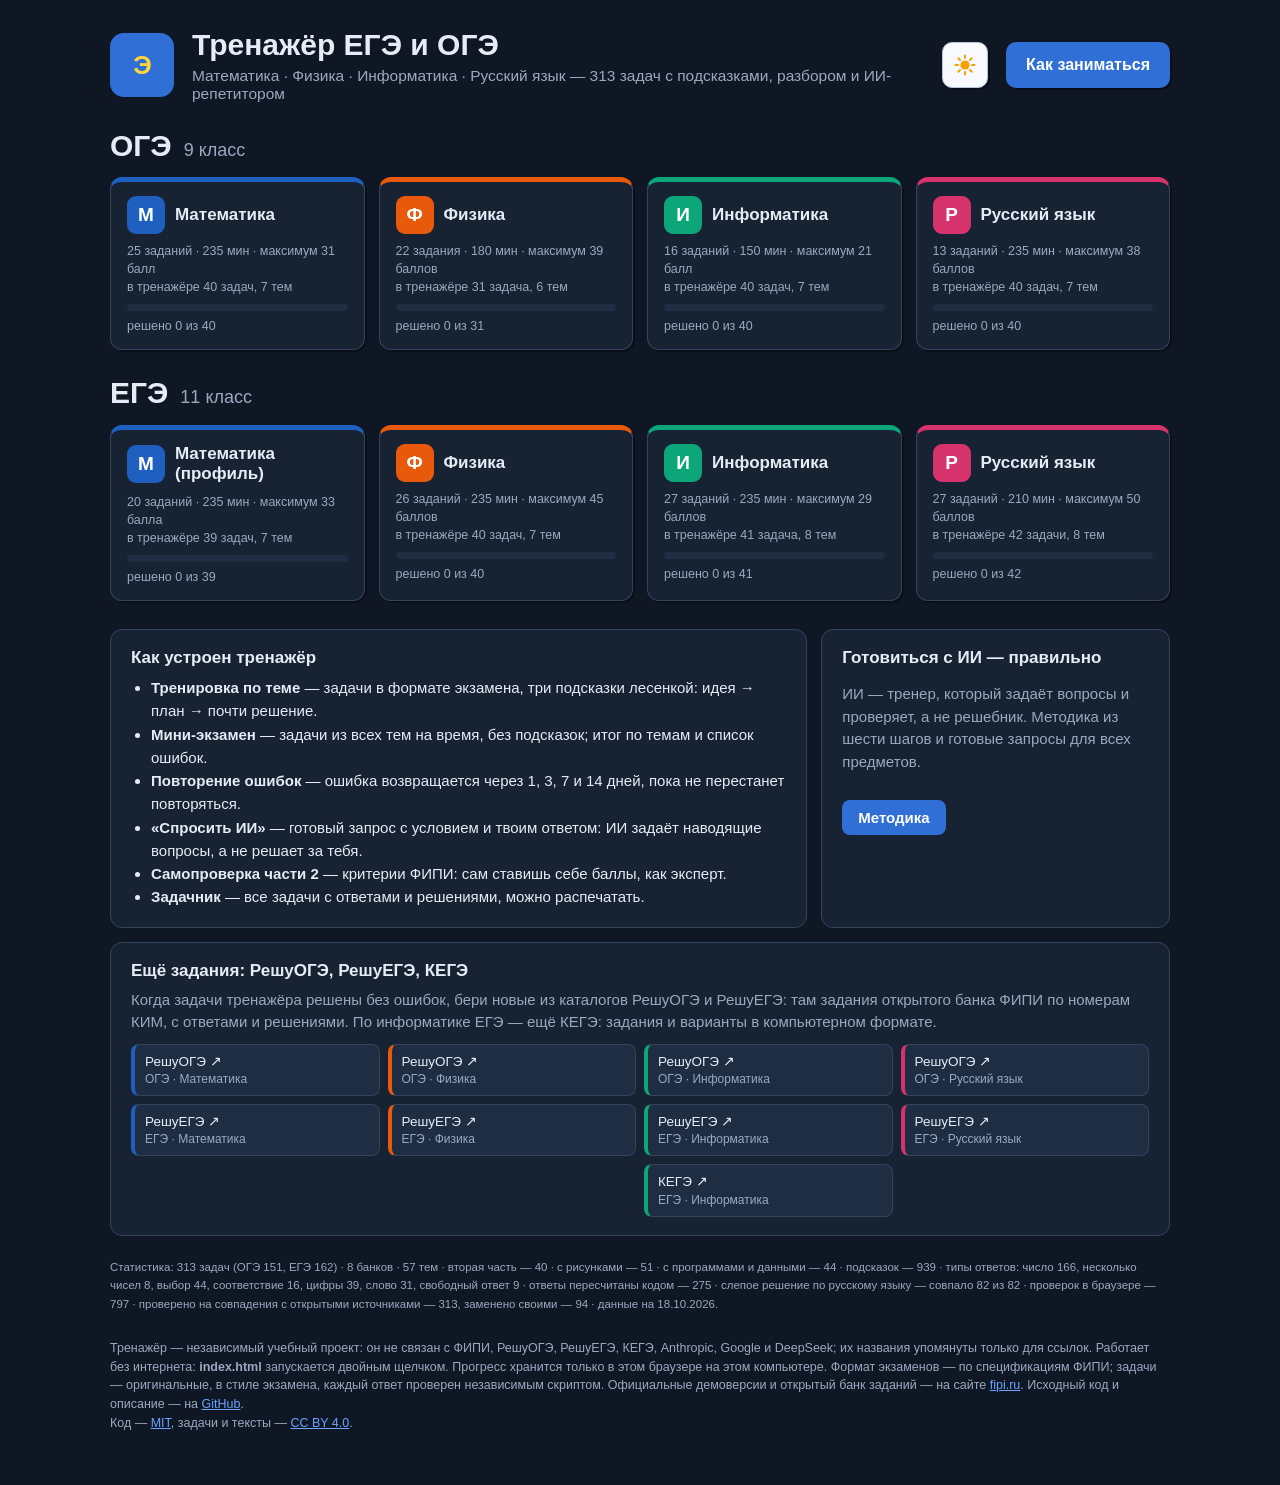
<file: index.html>
<!DOCTYPE html>
<html lang="ru" data-theme="dark">
<head>
<meta charset="utf-8">
<meta name="viewport" content="width=device-width, initial-scale=1">
<title>Тренажёр ЕГЭ и ОГЭ</title>
<meta name="description" content="Тренажёр ЕГЭ и ОГЭ: математика, физика, информатика, русский язык. Работает в браузере без интернета.">
<link rel="icon" href="data:image/svg+xml,%3Csvg xmlns='http://www.w3.org/2000/svg' viewBox='0 0 64 64'%3E%3Crect width='64' height='64' rx='14' fill='%230E3A6E'/%3E%3Ctext x='32' y='45' font-size='38' font-family='Arial' font-weight='700' text-anchor='middle' fill='%23FFD43B'%3E%D0%AD%3C/text%3E%3C/svg%3E">
<script src="js/theme.js?v=202610182020"></script>
<link rel="stylesheet" href="css/style.css?v=202610182020">
</head>
<body>
<div class="home-page">
    <header class="hero">
        <div class="logo">Э</div>
        <div>
            <h1>Тренажёр ЕГЭ и ОГЭ</h1>
            <p>Математика · Физика · Информатика · Русский язык — <span id="total-tasks">…</span> с подсказками, разбором и ИИ-репетитором</p>
        </div>
        <button class="theme-btn" data-theme-toggle aria-label="Тема оформления"></button>
        <a class="hero-btn" href="howto.html">Как заниматься</a>
    </header>

    <section class="exam-block">
        <h2>ОГЭ <small>9 класс</small></h2>
        <div class="subjects" id="subjects-oge"></div>
    </section>

    <section class="exam-block">
        <h2>ЕГЭ <small>11 класс</small></h2>
        <div class="subjects" id="subjects-ege"></div>
    </section>

    <div class="info-grid">
        <div class="panel">
            <h3>Как устроен тренажёр</h3>
            <ul>
                <li><b>Тренировка по теме</b> — задачи в формате экзамена, три подсказки лесенкой: идея → план → почти решение.</li>
                <li><b>Мини-экзамен</b> — задачи из всех тем на время, без подсказок; итог по темам и список ошибок.</li>
                <li><b>Повторение ошибок</b> — ошибка возвращается через 1, 3, 7 и 14 дней, пока не перестанет повторяться.</li>
                <li><b>«Спросить ИИ»</b> — готовый запрос с условием и твоим ответом: ИИ задаёт наводящие вопросы, а не решает за тебя.</li>
                <li><b>Самопроверка части 2</b> — критерии ФИПИ: сам ставишь себе баллы, как эксперт.</li>
                <li><b>Задачник</b> — все задачи с ответами и решениями, можно распечатать.</li>
            </ul>
        </div>
        <div class="panel">
            <h3>Готовиться с ИИ — правильно</h3>
            <p class="lead">ИИ — тренер, который задаёт вопросы и проверяет, а не решебник. Методика из шести шагов и готовые запросы для всех предметов.</p>
            <a class="btn" href="guide.html">Методика</a>
        </div>
    </div>

    <div class="panel" style="margin-top:14px">
        <h3>Ещё задания: РешуОГЭ, РешуЕГЭ, КЕГЭ</h3>
        <p class="lead" style="margin:0">Когда задачи тренажёра решены без ошибок, бери новые из каталогов РешуОГЭ и РешуЕГЭ: там задания открытого банка ФИПИ по номерам КИМ, с ответами и решениями. По информатике ЕГЭ — ещё КЕГЭ: задания и варианты в компьютерном формате.</p>
        <div class="sources" id="sources"></div>
    </div>

    <p class="stats-line" id="stats-line"></p>

    <p class="foot">Тренажёр — независимый учебный проект: он не связан с ФИПИ, РешуОГЭ, РешуЕГЭ, КЕГЭ, Anthropic, Google и DeepSeek; их названия упомянуты только для ссылок.
        Работает без интернета: <b>index.html</b> запускается двойным щелчком. Прогресс хранится только в этом браузере на этом компьютере.
        Формат экзаменов — по спецификациям ФИПИ; задачи — оригинальные, в стиле экзамена, каждый ответ проверен независимым скриптом.
        Официальные демоверсии и открытый банк заданий — на сайте <a href="https://fipi.ru" target="_blank" rel="noopener">fipi.ru</a>.
        Исходный код и описание — на <a href="https://github.com/alex-invntr/EGE_OGE_Test_Trainer" target="_blank" rel="noopener">GitHub</a>.
        <br>Код — <a href="https://github.com/alex-invntr/EGE_OGE_Test_Trainer/blob/master/LICENSE" target="_blank" rel="noopener">MIT</a>, задачи и тексты — <a href="https://github.com/alex-invntr/EGE_OGE_Test_Trainer/blob/master/LICENSE-CONTENT.md" target="_blank" rel="noopener">CC BY 4.0</a>.</p>
</div>
<script src="js/common.js?v=202610182020"></script>
<script src="banks/oge_math.js?v=202610182020"></script>
<script src="banks/oge_physics.js?v=202610182020"></script>
<script src="banks/oge_informatics.js?v=202610182020"></script>
<script src="banks/oge_russian.js?v=202610182020"></script>
<script src="banks/ege_math.js?v=202610182020"></script>
<script src="banks/ege_physics.js?v=202610182020"></script>
<script src="banks/ege_informatics.js?v=202610182020"></script>
<script src="banks/ege_russian.js?v=202610182020"></script>
<script src="js/stats.js?v=202610182020"></script>
<script src="js/home.js?v=202610182020"></script>
</body>
</html>
</file>
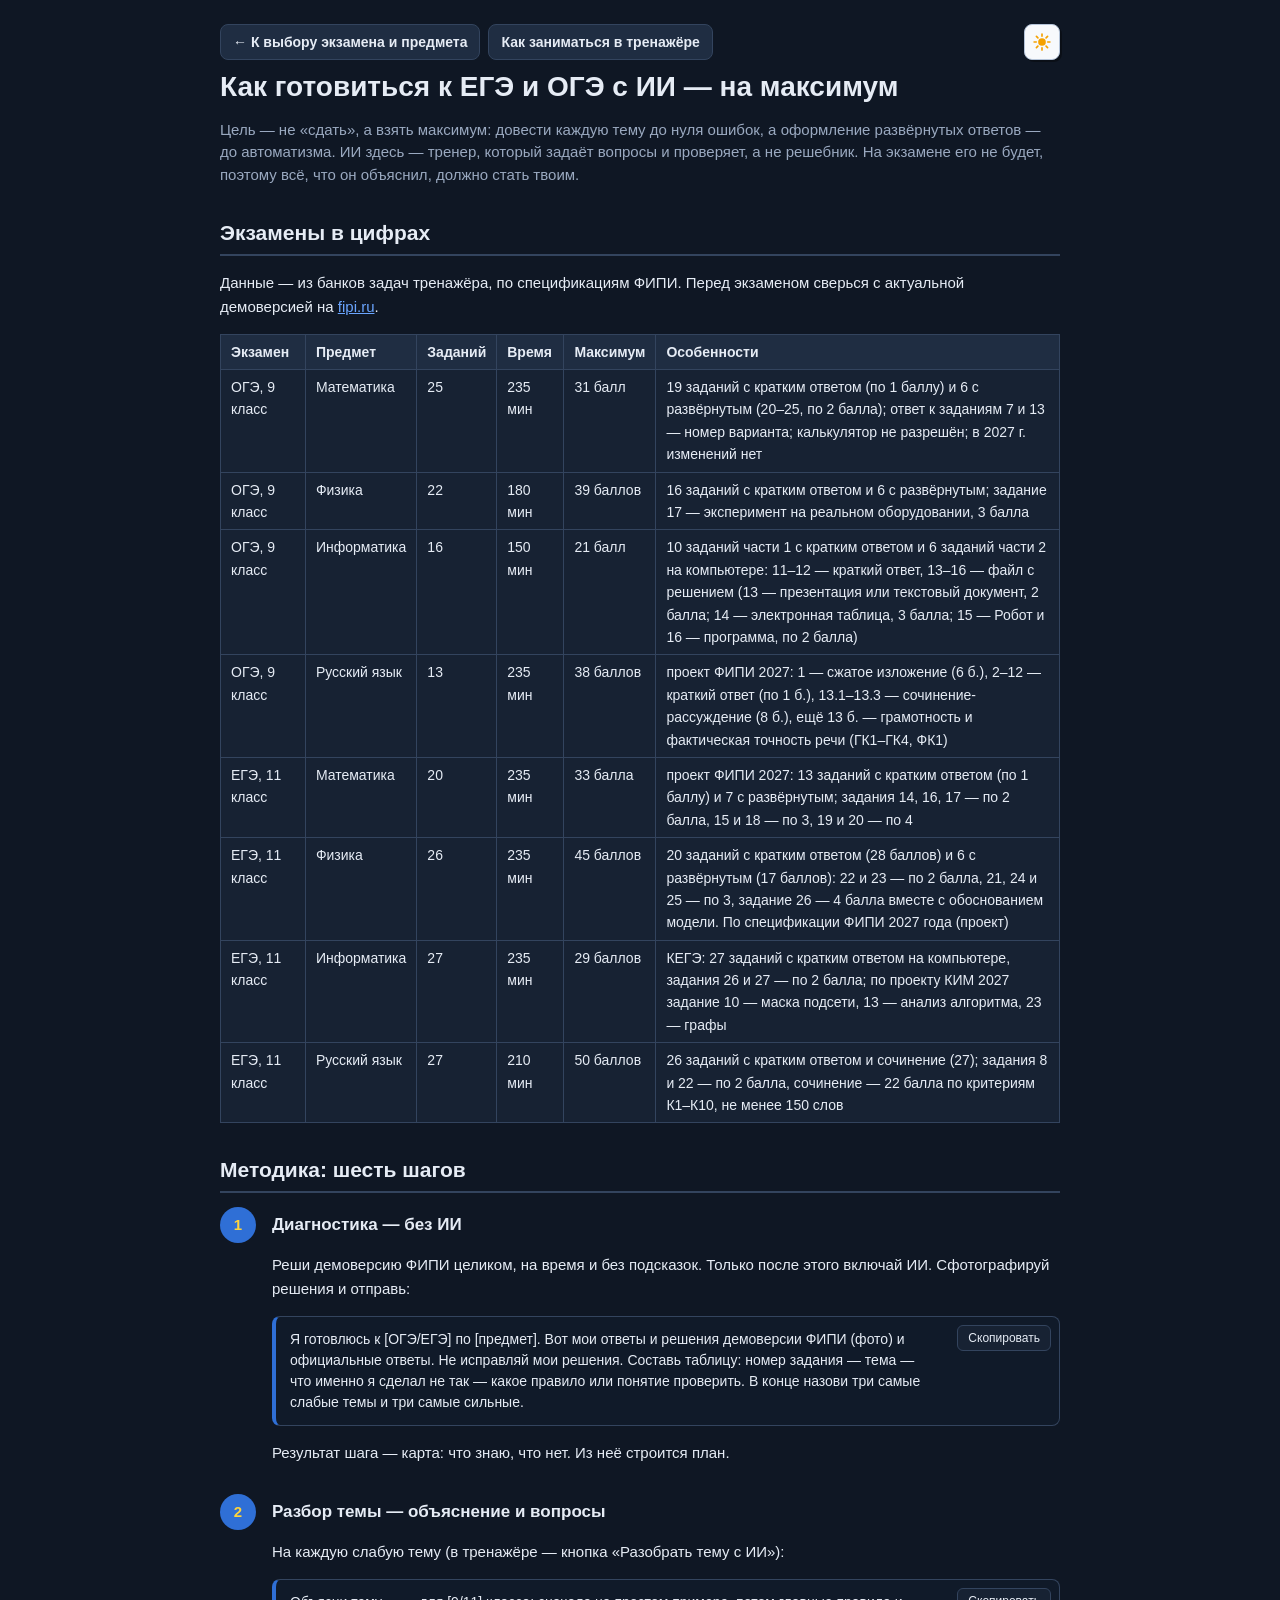
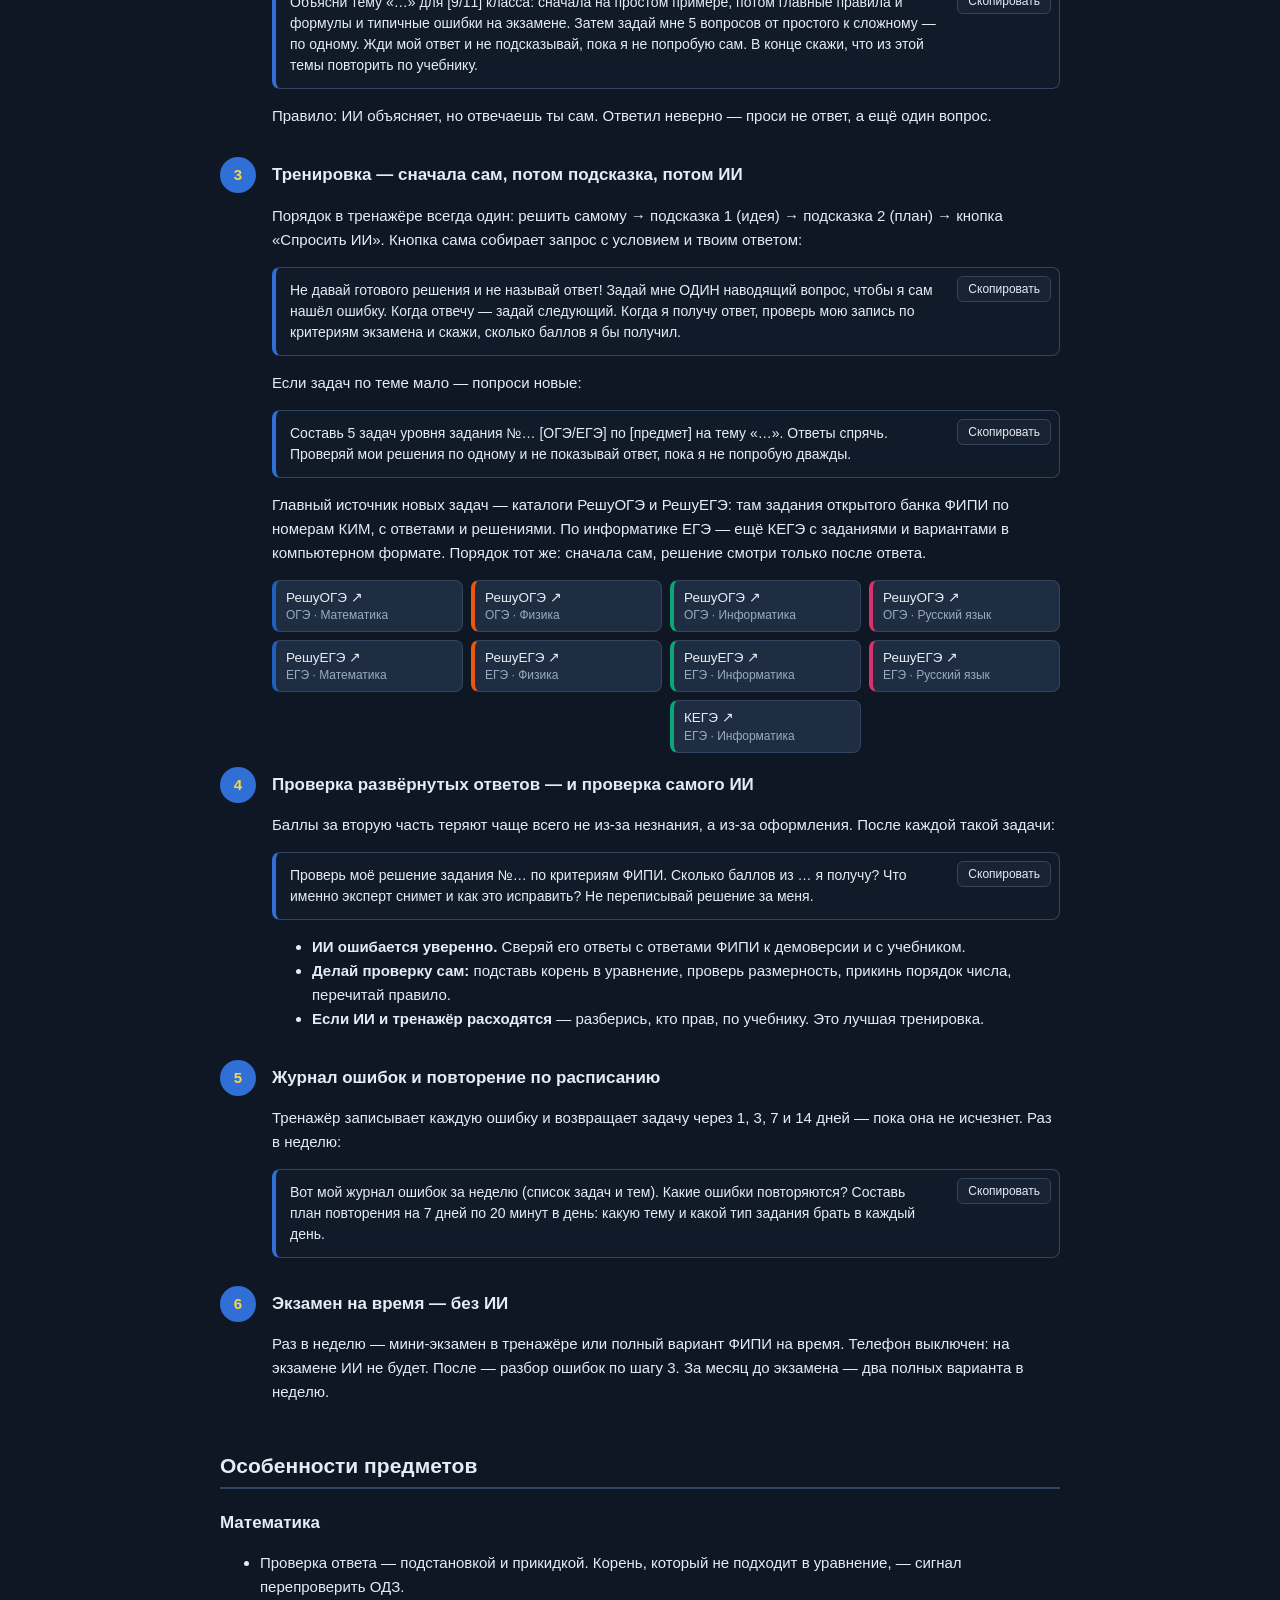
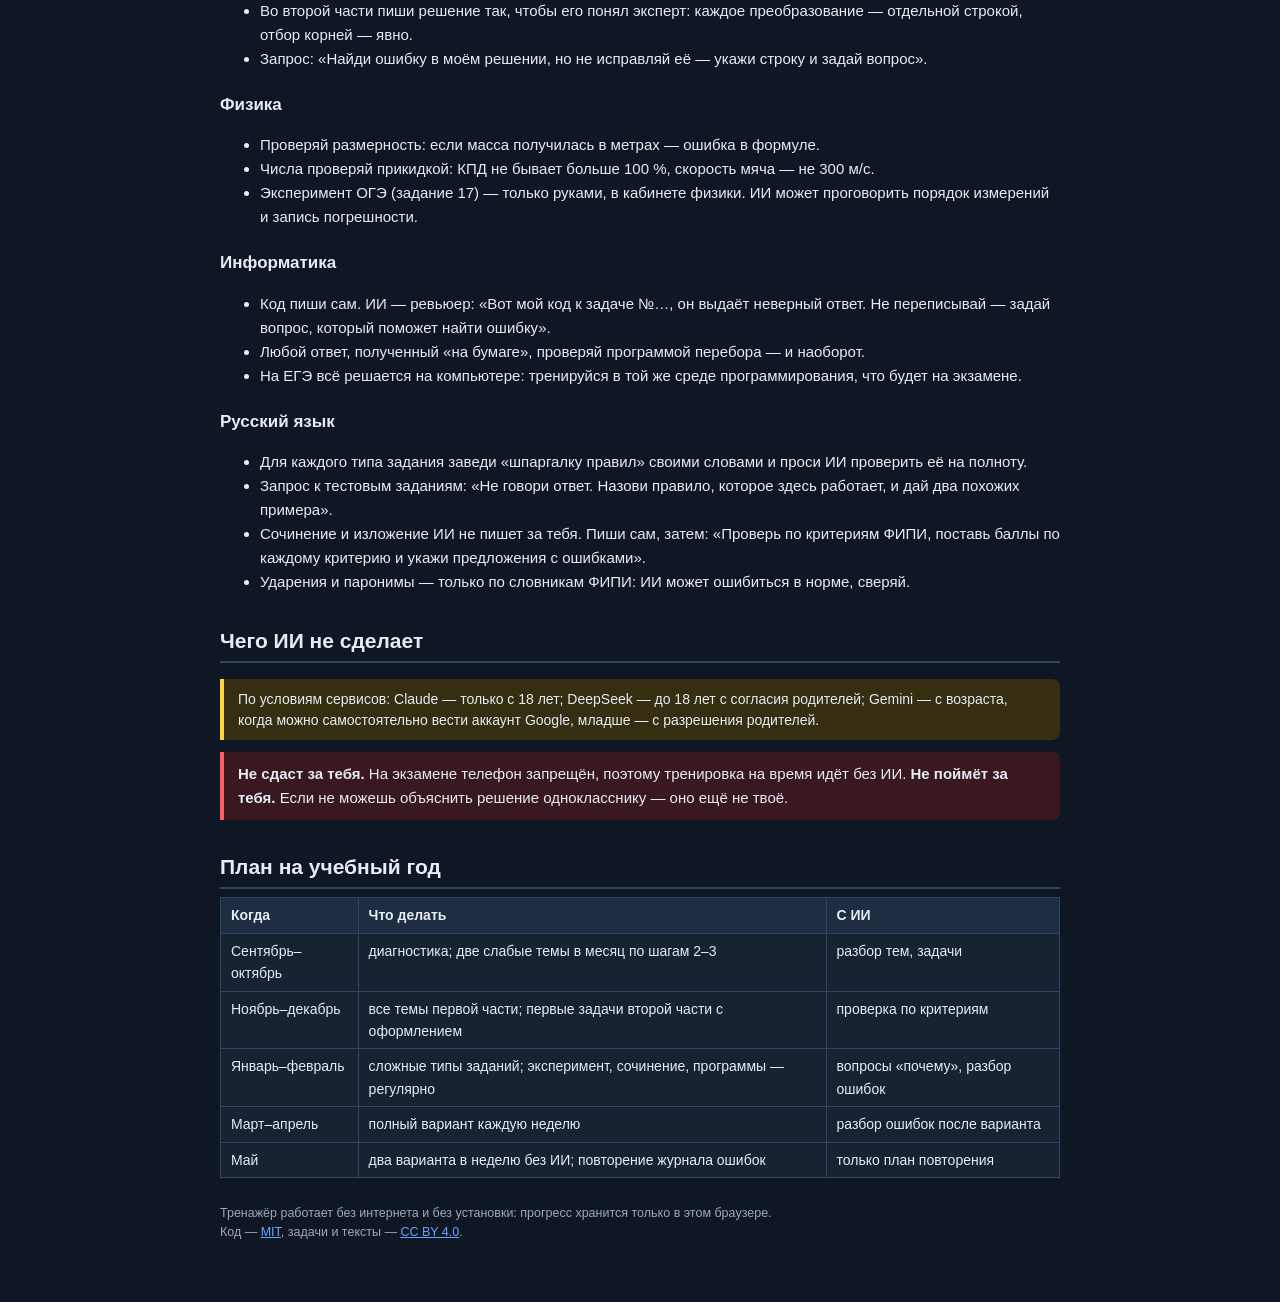
<file: guide.html>
<!DOCTYPE html>
<html lang="ru" data-theme="dark">
<head>
<meta charset="utf-8">
<meta name="viewport" content="width=device-width, initial-scale=1">
<title>Как готовиться с ИИ</title>
<link rel="icon" href="data:image/svg+xml,%3Csvg xmlns='http://www.w3.org/2000/svg' viewBox='0 0 64 64'%3E%3Crect width='64' height='64' rx='14' fill='%230E3A6E'/%3E%3Ctext x='32' y='45' font-size='38' font-family='Arial' font-weight='700' text-anchor='middle' fill='%23FFD43B'%3E%D0%AD%3C/text%3E%3C/svg%3E">
<script src="js/theme.js?v=202610182020"></script>
<link rel="stylesheet" href="css/style.css?v=202610182020">
</head>
<body>
<div class="guide-page">
    <div class="page-top"><span class="top-links"><a class="back" href="index.html">← К выбору экзамена и предмета</a><a class="back" href="howto.html">Как заниматься в тренажёре</a></span><button class="theme-btn" data-theme-toggle aria-label="Тема оформления"></button></div>
    <h1>Как готовиться к ЕГЭ и ОГЭ с ИИ — на максимум</h1>
    <p class="lead">Цель — не «сдать», а взять максимум: довести каждую тему до нуля ошибок, а оформление развёрнутых ответов — до автоматизма.
        ИИ здесь — тренер, который задаёт вопросы и проверяет, а не решебник. На экзамене его не будет, поэтому всё, что он объяснил, должно стать твоим.</p>

    <h2>Экзамены в цифрах</h2>
    <p>Данные — из банков задач тренажёра, по спецификациям ФИПИ. Перед экзаменом сверься с актуальной демоверсией на <a href="https://fipi.ru" target="_blank" rel="noopener">fipi.ru</a>.</p>
    <table id="spec-table">
        <tr><th>Экзамен</th><th>Предмет</th><th>Заданий</th><th>Время</th><th>Максимум</th><th>Особенности</th></tr>
    </table>

    <h2>Методика: шесть шагов</h2>

    <div class="step"><div class="n">1</div><div>
        <h3>Диагностика — без ИИ</h3>
        <p>Реши демоверсию ФИПИ целиком, на время и без подсказок. Только после этого включай ИИ. Сфотографируй решения и отправь:</p>
        <div class="prompt">Я готовлюсь к [ОГЭ/ЕГЭ] по [предмет]. Вот мои ответы и решения демоверсии ФИПИ (фото) и официальные ответы. Не исправляй мои решения. Составь таблицу: номер задания — тема — что именно я сделал не так — какое правило или понятие проверить. В конце назови три самые слабые темы и три самые сильные.</div>
        <p>Результат шага — карта: что знаю, что нет. Из неё строится план.</p>
    </div></div>

    <div class="step"><div class="n">2</div><div>
        <h3>Разбор темы — объяснение и вопросы</h3>
        <p>На каждую слабую тему (в тренажёре — кнопка «Разобрать тему с ИИ»):</p>
        <div class="prompt">Объясни тему «…» для [9/11] класса: сначала на простом примере, потом главные правила и формулы и типичные ошибки на экзамене. Затем задай мне 5 вопросов от простого к сложному — по одному. Жди мой ответ и не подсказывай, пока я не попробую сам. В конце скажи, что из этой темы повторить по учебнику.</div>
        <p>Правило: ИИ объясняет, но отвечаешь ты сам. Ответил неверно — проси не ответ, а ещё один вопрос.</p>
    </div></div>

    <div class="step"><div class="n">3</div><div>
        <h3>Тренировка — сначала сам, потом подсказка, потом ИИ</h3>
        <p>Порядок в тренажёре всегда один: решить самому → подсказка 1 (идея) → подсказка 2 (план) → кнопка «Спросить ИИ». Кнопка сама собирает запрос с условием и твоим ответом:</p>
        <div class="prompt">Не давай готового решения и не называй ответ! Задай мне ОДИН наводящий вопрос, чтобы я сам нашёл ошибку. Когда отвечу — задай следующий. Когда я получу ответ, проверь мою запись по критериям экзамена и скажи, сколько баллов я бы получил.</div>
        <p>Если задач по теме мало — попроси новые:</p>
        <div class="prompt">Составь 5 задач уровня задания №… [ОГЭ/ЕГЭ] по [предмет] на тему «…». Ответы спрячь. Проверяй мои решения по одному и не показывай ответ, пока я не попробую дважды.</div>
        <p>Главный источник новых задач — каталоги РешуОГЭ и РешуЕГЭ: там задания открытого банка ФИПИ по номерам КИМ, с ответами и решениями. По информатике ЕГЭ — ещё КЕГЭ с заданиями и вариантами в компьютерном формате. Порядок тот же: сначала сам, решение смотри только после ответа.</p>
        <div class="sources" id="sources"></div>
    </div></div>

    <div class="step"><div class="n">4</div><div>
        <h3>Проверка развёрнутых ответов — и проверка самого ИИ</h3>
        <p>Баллы за вторую часть теряют чаще всего не из-за незнания, а из-за оформления. После каждой такой задачи:</p>
        <div class="prompt">Проверь моё решение задания №… по критериям ФИПИ. Сколько баллов из … я получу? Что именно эксперт снимет и как это исправить? Не переписывай решение за меня.</div>
        <ul>
            <li><b>ИИ ошибается уверенно.</b> Сверяй его ответы с ответами ФИПИ к демоверсии и с учебником.</li>
            <li><b>Делай проверку сам:</b> подставь корень в уравнение, проверь размерность, прикинь порядок числа, перечитай правило.</li>
            <li><b>Если ИИ и тренажёр расходятся</b> — разберись, кто прав, по учебнику. Это лучшая тренировка.</li>
        </ul>
    </div></div>

    <div class="step"><div class="n">5</div><div>
        <h3>Журнал ошибок и повторение по расписанию</h3>
        <p>Тренажёр записывает каждую ошибку и возвращает задачу через 1, 3, 7 и 14 дней — пока она не исчезнет. Раз в неделю:</p>
        <div class="prompt">Вот мой журнал ошибок за неделю (список задач и тем). Какие ошибки повторяются? Составь план повторения на 7 дней по 20 минут в день: какую тему и какой тип задания брать в каждый день.</div>
    </div></div>

    <div class="step"><div class="n">6</div><div>
        <h3>Экзамен на время — без ИИ</h3>
        <p>Раз в неделю — мини-экзамен в тренажёре или полный вариант ФИПИ на время. Телефон выключен: на экзамене ИИ не будет. После — разбор ошибок по шагу 3. За месяц до экзамена — два полных варианта в неделю.</p>
    </div></div>

    <h2>Особенности предметов</h2>
    <h3>Математика</h3>
    <ul>
        <li>Проверка ответа — подстановкой и прикидкой. Корень, который не подходит в уравнение, — сигнал перепроверить ОДЗ.</li>
        <li>Во второй части пиши решение так, чтобы его понял эксперт: каждое преобразование — отдельной строкой, отбор корней — явно.</li>
        <li>Запрос: «Найди ошибку в моём решении, но не исправляй её — укажи строку и задай вопрос».</li>
    </ul>
    <h3>Физика</h3>
    <ul>
        <li>Проверяй размерность: если масса получилась в метрах — ошибка в формуле.</li>
        <li>Числа проверяй прикидкой: КПД не бывает больше 100 %, скорость мяча — не 300 м/с.</li>
        <li>Эксперимент ОГЭ (задание 17) — только руками, в кабинете физики. ИИ может проговорить порядок измерений и запись погрешности.</li>
    </ul>
    <h3>Информатика</h3>
    <ul>
        <li>Код пиши сам. ИИ — ревьюер: «Вот мой код к задаче №…, он выдаёт неверный ответ. Не переписывай — задай вопрос, который поможет найти ошибку».</li>
        <li>Любой ответ, полученный «на бумаге», проверяй программой перебора — и наоборот.</li>
        <li>На ЕГЭ всё решается на компьютере: тренируйся в той же среде программирования, что будет на экзамене.</li>
    </ul>
    <h3>Русский язык</h3>
    <ul>
        <li>Для каждого типа задания заведи «шпаргалку правил» своими словами и проси ИИ проверить её на полноту.</li>
        <li>Запрос к тестовым заданиям: «Не говори ответ. Назови правило, которое здесь работает, и дай два похожих примера».</li>
        <li>Сочинение и изложение ИИ не пишет за тебя. Пиши сам, затем: «Проверь по критериям ФИПИ, поставь баллы по каждому критерию и укажи предложения с ошибками».</li>
        <li>Ударения и паронимы — только по словникам ФИПИ: ИИ может ошибиться в норме, сверяй.</li>
    </ul>

    <h2>Чего ИИ не сделает</h2>
    <p class="note">По условиям сервисов: Claude — только с 18 лет; DeepSeek — до 18 лет с согласия родителей; Gemini — с возраста, когда можно самостоятельно вести аккаунт Google, младше — с разрешения родителей.</p>
    <div class="warn"><b>Не сдаст за тебя.</b> На экзамене телефон запрещён, поэтому тренировка на время идёт без ИИ. <b>Не поймёт за тебя.</b> Если не можешь объяснить решение однокласснику — оно ещё не твоё.</div>

    <h2>План на учебный год</h2>
    <table>
        <tr><th>Когда</th><th>Что делать</th><th>С ИИ</th></tr>
        <tr><td>Сентябрь–октябрь</td><td>диагностика; две слабые темы в месяц по шагам 2–3</td><td>разбор тем, задачи</td></tr>
        <tr><td>Ноябрь–декабрь</td><td>все темы первой части; первые задачи второй части с оформлением</td><td>проверка по критериям</td></tr>
        <tr><td>Январь–февраль</td><td>сложные типы заданий; эксперимент, сочинение, программы — регулярно</td><td>вопросы «почему», разбор ошибок</td></tr>
        <tr><td>Март–апрель</td><td>полный вариант каждую неделю</td><td>разбор ошибок после варианта</td></tr>
        <tr><td>Май</td><td>два варианта в неделю без ИИ; повторение журнала ошибок</td><td>только план повторения</td></tr>
    </table>
    <p class="foot">Тренажёр работает без интернета и без установки: прогресс хранится только в этом браузере.
        <br>Код — <a href="https://github.com/alex-invntr/EGE_OGE_Test_Trainer/blob/master/LICENSE" target="_blank" rel="noopener">MIT</a>, задачи и тексты — <a href="https://github.com/alex-invntr/EGE_OGE_Test_Trainer/blob/master/LICENSE-CONTENT.md" target="_blank" rel="noopener">CC BY 4.0</a>.</p>
</div>
<script src="js/common.js?v=202610182020"></script>
<script src="banks/oge_math.js?v=202610182020"></script>
<script src="banks/oge_physics.js?v=202610182020"></script>
<script src="banks/oge_informatics.js?v=202610182020"></script>
<script src="banks/oge_russian.js?v=202610182020"></script>
<script src="banks/ege_math.js?v=202610182020"></script>
<script src="banks/ege_physics.js?v=202610182020"></script>
<script src="banks/ege_informatics.js?v=202610182020"></script>
<script src="banks/ege_russian.js?v=202610182020"></script>
<script src="js/guide.js?v=202610182020"></script>
</body>
</html>
</file>
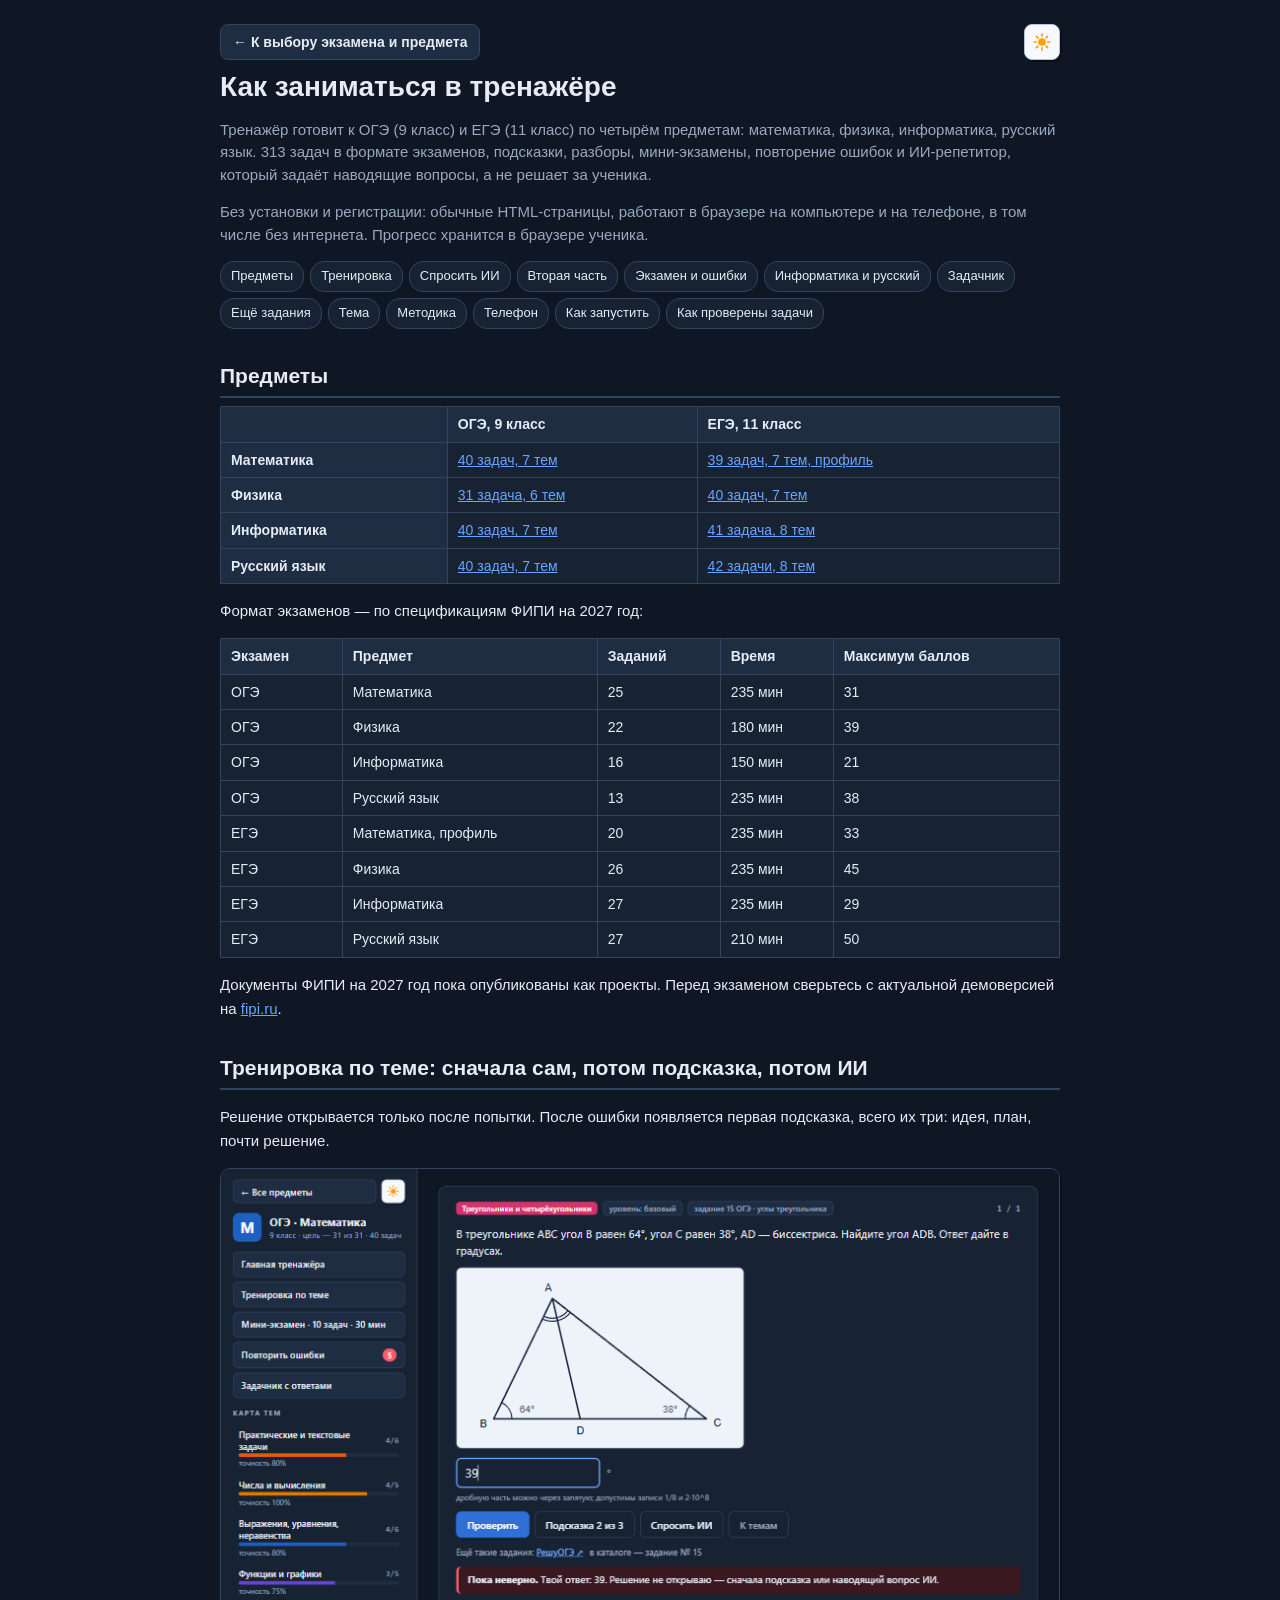
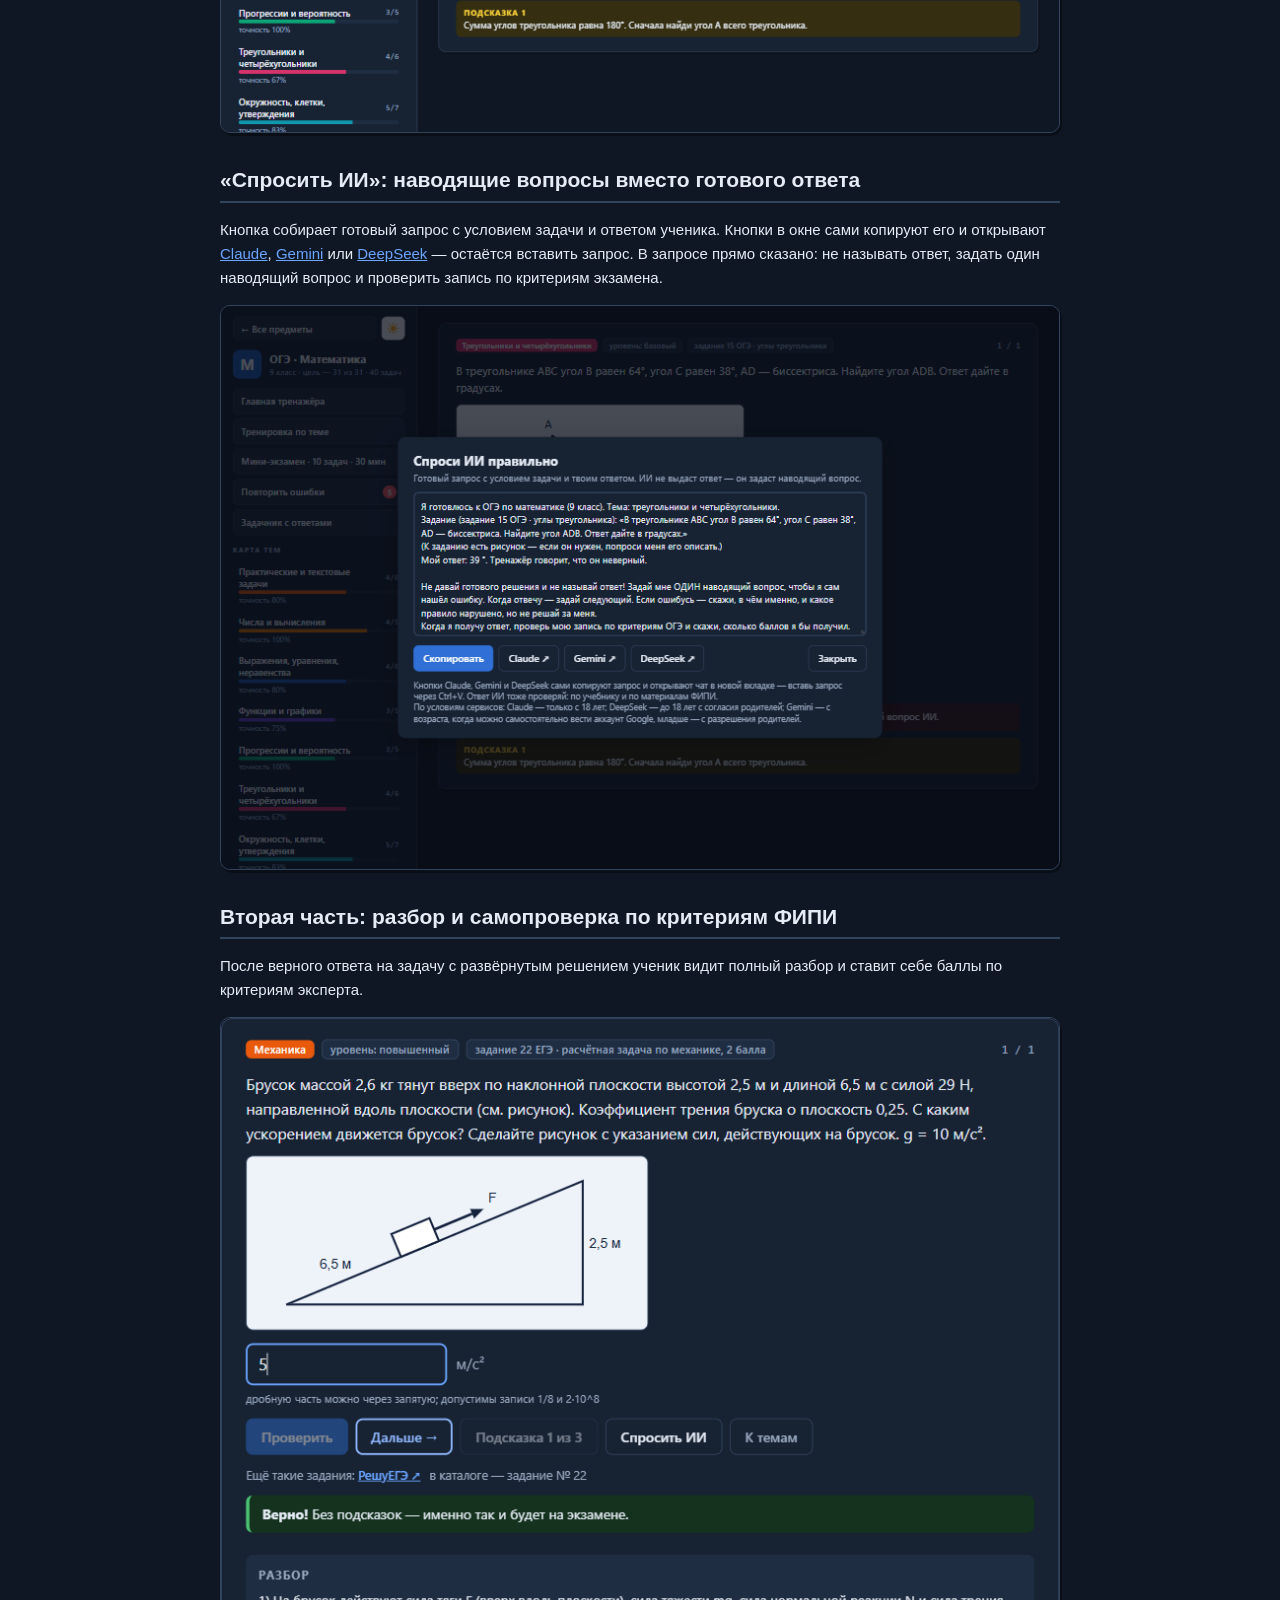
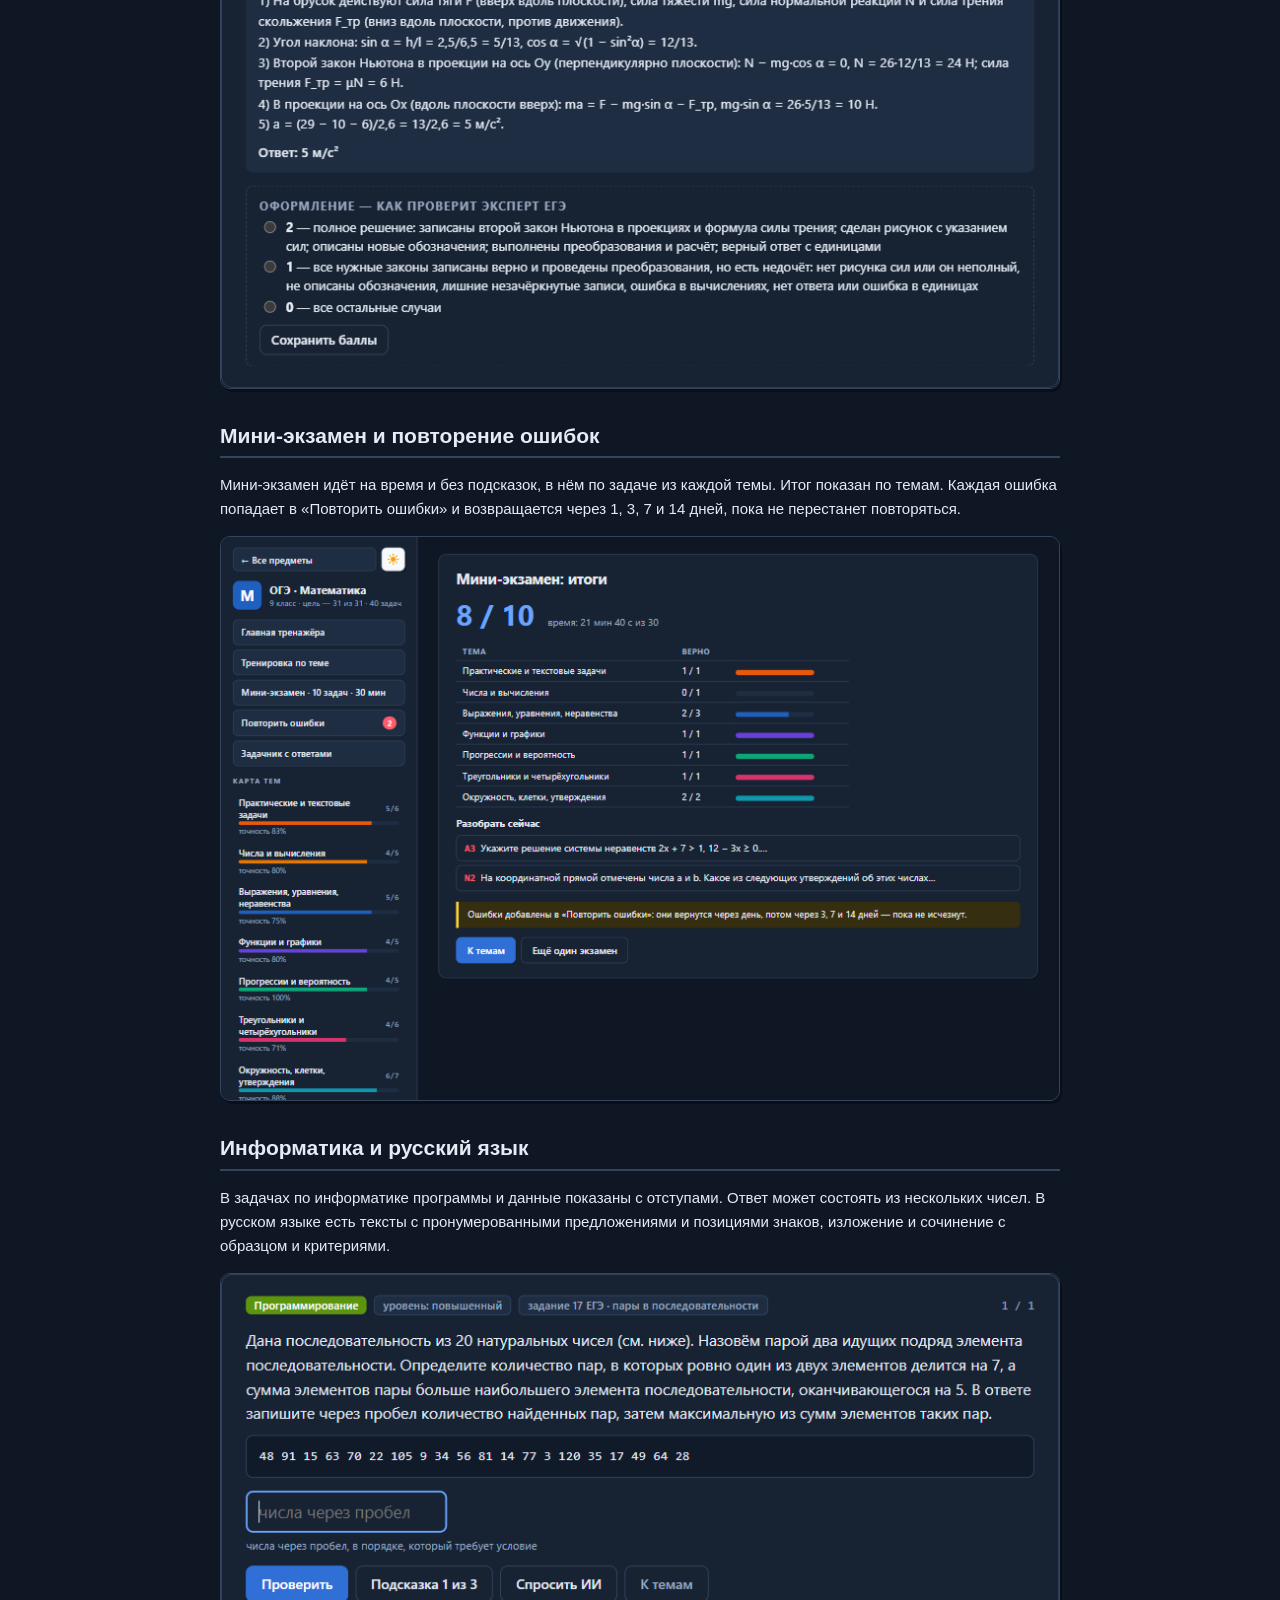
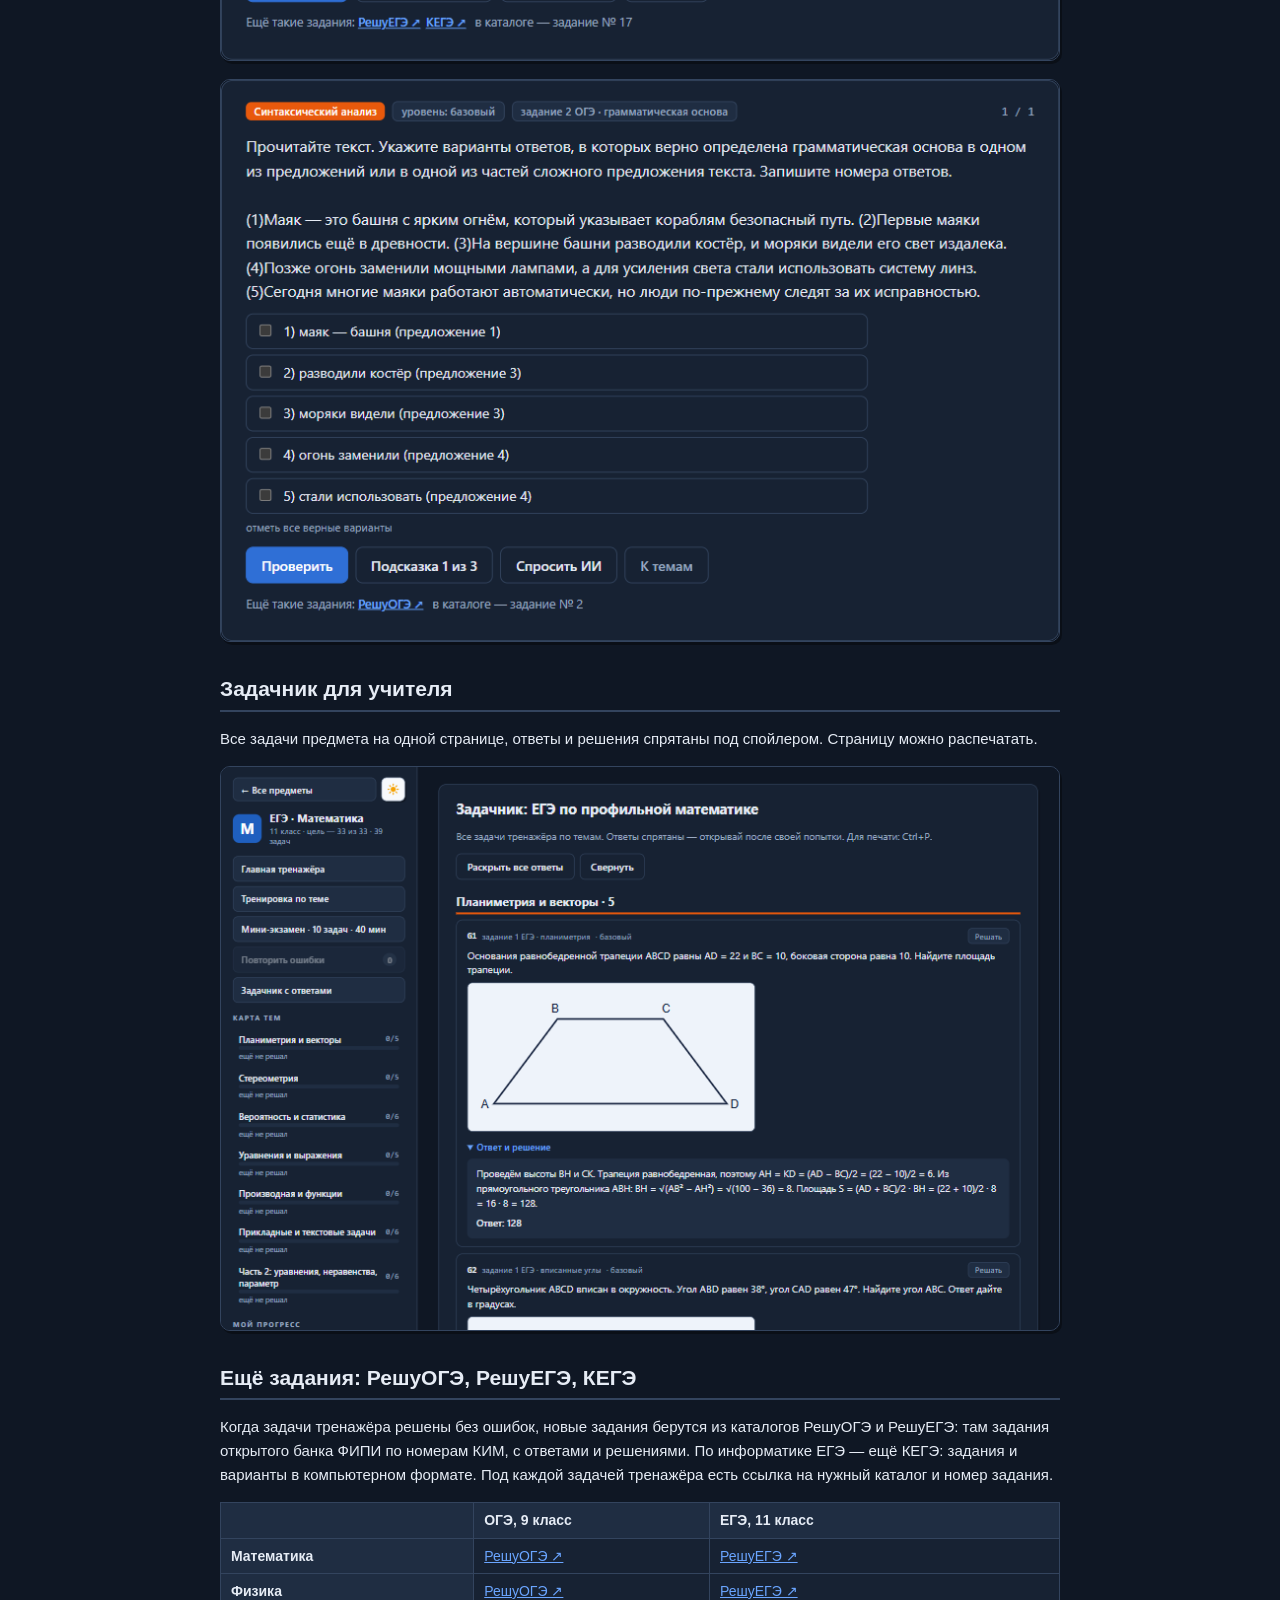
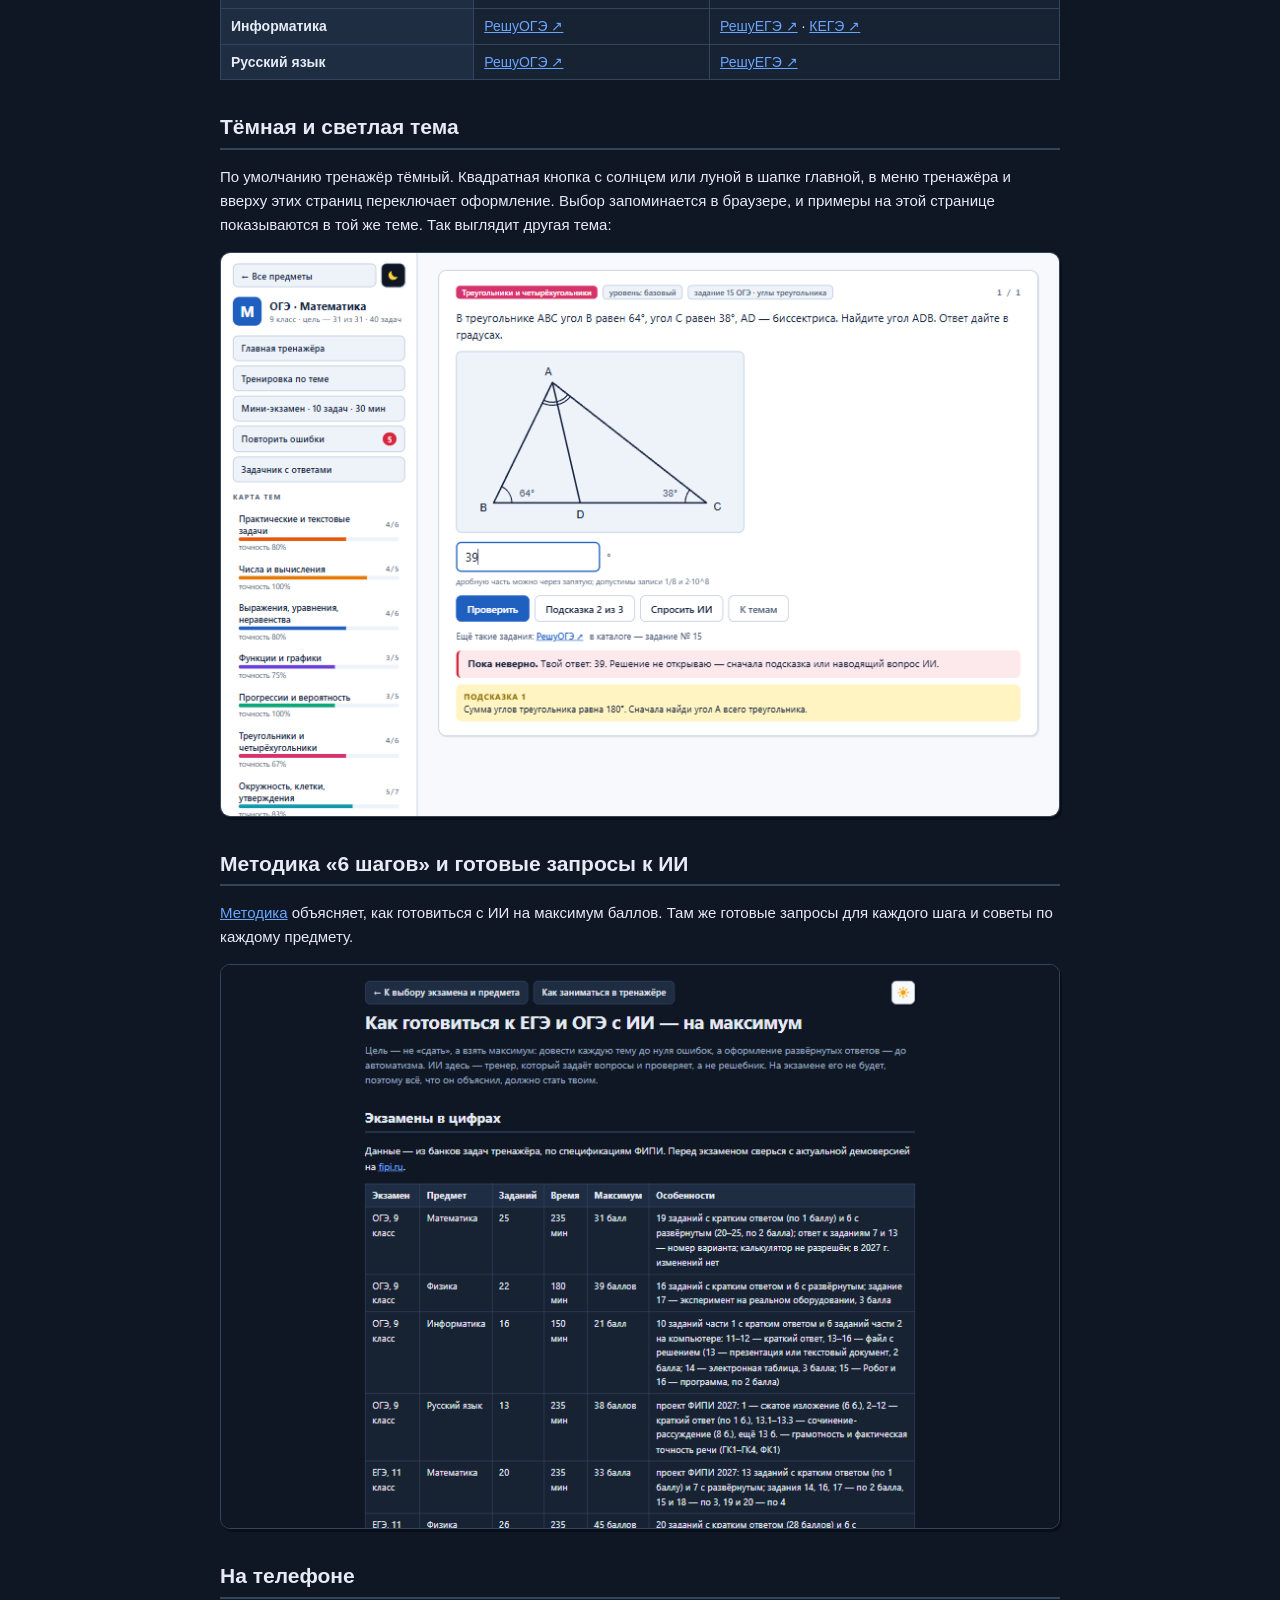
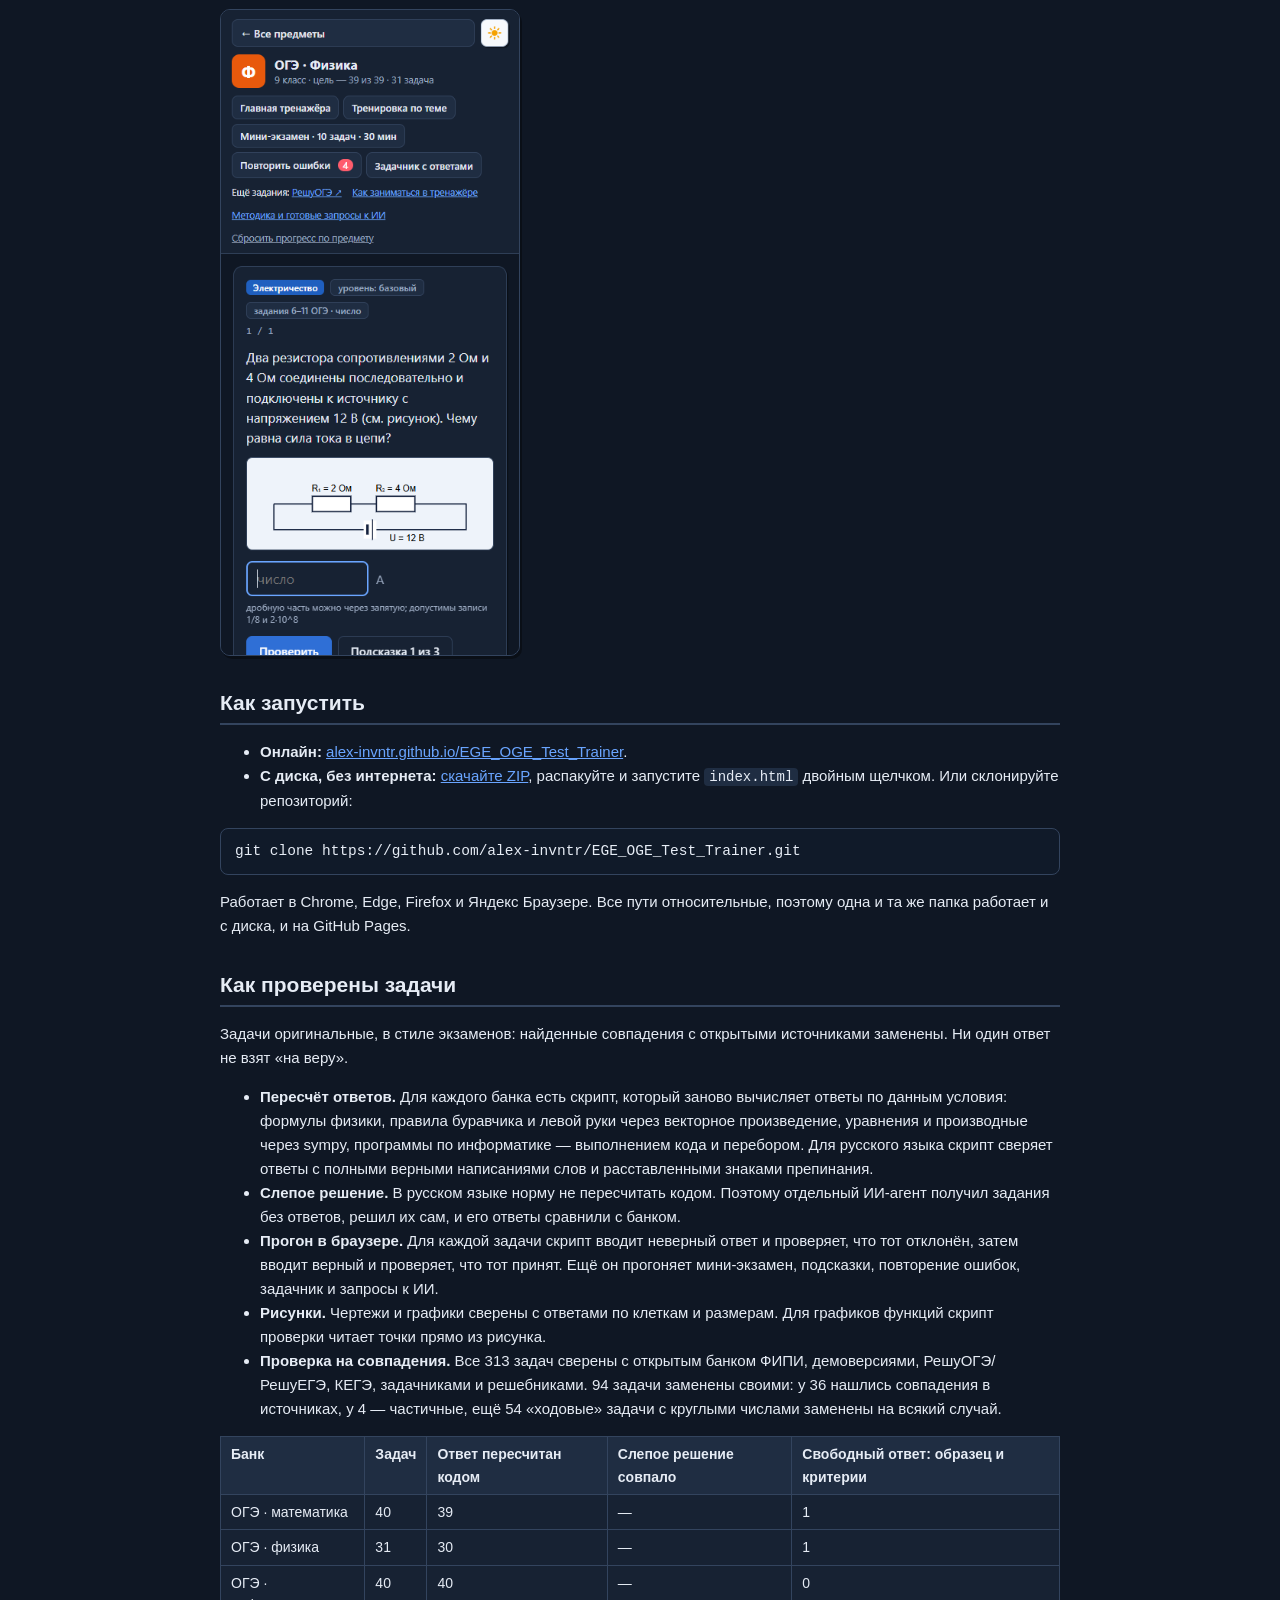
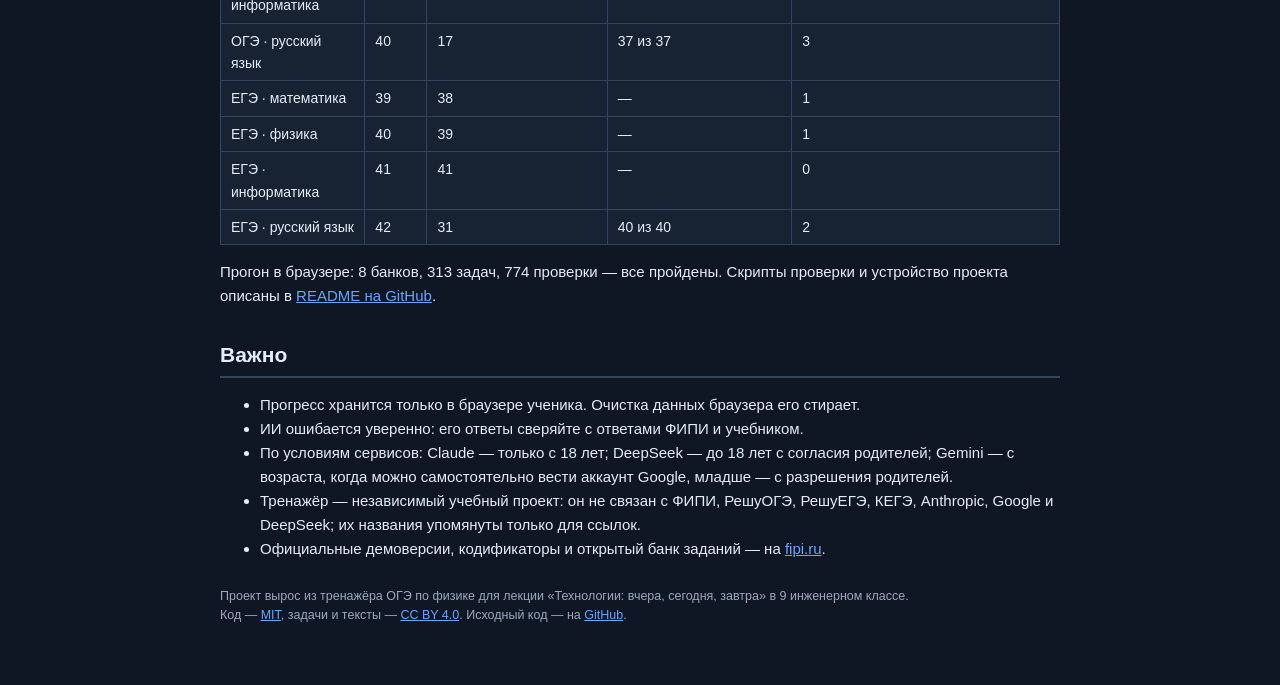
<file: howto.html>
<!DOCTYPE html>
<html lang="ru" data-theme="dark">
<head>
<meta charset="utf-8">
<meta name="viewport" content="width=device-width, initial-scale=1">
<title>Как заниматься</title>
<link rel="icon" href="data:image/svg+xml,%3Csvg xmlns='http://www.w3.org/2000/svg' viewBox='0 0 64 64'%3E%3Crect width='64' height='64' rx='14' fill='%230E3A6E'/%3E%3Ctext x='32' y='45' font-size='38' font-family='Arial' font-weight='700' text-anchor='middle' fill='%23FFD43B'%3E%D0%AD%3C/text%3E%3C/svg%3E">
<script src="js/theme.js?v=202610182020"></script>
<link rel="stylesheet" href="css/style.css?v=202610182020">
</head>
<body>
<!-- Страница «Как заниматься»: то же, что README на GitHub, но внутри тренажёра и с относительными ссылками -->
<div class="guide-page manual-page">
    <div class="page-top"><span class="top-links"><a class="back" href="index.html">← К выбору экзамена и предмета</a></span><button class="theme-btn" data-theme-toggle aria-label="Тема оформления"></button></div>
    <h1>Как заниматься в тренажёре</h1>
    <p class="lead">Тренажёр готовит к ОГЭ (9 класс) и ЕГЭ (11 класс) по четырём предметам: математика, физика, информатика, русский язык.
        313 задач в формате экзаменов, подсказки, разборы, мини-экзамены, повторение ошибок и ИИ-репетитор, который задаёт наводящие вопросы, а не решает за ученика.</p>
    <p class="lead">Без установки и регистрации: обычные HTML-страницы, работают в браузере на компьютере и на телефоне, в том числе без интернета. Прогресс хранится в браузере ученика.</p>

    <nav class="chips">
        <a href="#subjects">Предметы</a>
        <a href="#train">Тренировка</a>
        <a href="#ai">Спросить ИИ</a>
        <a href="#part2">Вторая часть</a>
        <a href="#exam">Экзамен и ошибки</a>
        <a href="#inf-rus">Информатика и русский</a>
        <a href="#book">Задачник</a>
        <a href="#more">Ещё задания</a>
        <a href="#theme">Тема</a>
        <a href="#method">Методика</a>
        <a href="#phone">Телефон</a>
        <a href="#run">Как запустить</a>
        <a href="#checks">Как проверены задачи</a>
    </nav>

    <h2 id="subjects">Предметы</h2>
    <table>
        <tr><th></th><th>ОГЭ, 9 класс</th><th>ЕГЭ, 11 класс</th></tr>
        <tr><th>Математика</th><td><a href="trainer.html?b=oge_math">40 задач, 7 тем</a></td><td><a href="trainer.html?b=ege_math">39 задач, 7 тем, профиль</a></td></tr>
        <tr><th>Физика</th><td><a href="trainer.html?b=oge_physics">31 задача, 6 тем</a></td><td><a href="trainer.html?b=ege_physics">40 задач, 7 тем</a></td></tr>
        <tr><th>Информатика</th><td><a href="trainer.html?b=oge_informatics">40 задач, 7 тем</a></td><td><a href="trainer.html?b=ege_informatics">41 задача, 8 тем</a></td></tr>
        <tr><th>Русский язык</th><td><a href="trainer.html?b=oge_russian">40 задач, 7 тем</a></td><td><a href="trainer.html?b=ege_russian">42 задачи, 8 тем</a></td></tr>
    </table>
    <p>Формат экзаменов — по спецификациям ФИПИ на 2027 год:</p>
    <table>
        <tr><th>Экзамен</th><th>Предмет</th><th>Заданий</th><th>Время</th><th>Максимум баллов</th></tr>
        <tr><td>ОГЭ</td><td>Математика</td><td>25</td><td>235 мин</td><td>31</td></tr>
        <tr><td>ОГЭ</td><td>Физика</td><td>22</td><td>180 мин</td><td>39</td></tr>
        <tr><td>ОГЭ</td><td>Информатика</td><td>16</td><td>150 мин</td><td>21</td></tr>
        <tr><td>ОГЭ</td><td>Русский язык</td><td>13</td><td>235 мин</td><td>38</td></tr>
        <tr><td>ЕГЭ</td><td>Математика, профиль</td><td>20</td><td>235 мин</td><td>33</td></tr>
        <tr><td>ЕГЭ</td><td>Физика</td><td>26</td><td>235 мин</td><td>45</td></tr>
        <tr><td>ЕГЭ</td><td>Информатика</td><td>27</td><td>235 мин</td><td>29</td></tr>
        <tr><td>ЕГЭ</td><td>Русский язык</td><td>27</td><td>210 мин</td><td>50</td></tr>
    </table>
    <p>Документы ФИПИ на 2027 год пока опубликованы как проекты. Перед экзаменом сверьтесь с актуальной демоверсией на <a href="https://fipi.ru" target="_blank" rel="noopener">fipi.ru</a>.</p>

    <h2 id="train">Тренировка по теме: сначала сам, потом подсказка, потом ИИ</h2>
    <p>Решение открывается только после попытки. После ошибки появляется первая подсказка, всего их три: идея, план, почти решение.</p>
    <img class="shot only-dark" src="screenshots/dark/02_task_hint.png" alt="Задача по геометрии: неверный ответ и первая подсказка" loading="lazy"><img class="shot only-light" src="screenshots/light/02_task_hint.png" alt="Задача по геометрии: неверный ответ и первая подсказка" loading="lazy">

    <h2 id="ai">«Спросить ИИ»: наводящие вопросы вместо готового ответа</h2>
    <p>Кнопка собирает готовый запрос с условием задачи и ответом ученика. Кнопки в окне сами копируют его и открывают <a href="https://claude.ai" target="_blank" rel="noopener">Claude</a>, <a href="https://gemini.google.com" target="_blank" rel="noopener">Gemini</a> или <a href="https://chat.deepseek.com" target="_blank" rel="noopener">DeepSeek</a> — остаётся вставить запрос.
        В запросе прямо сказано: не называть ответ, задать один наводящий вопрос и проверить запись по критериям экзамена.</p>
    <img class="shot only-dark" src="screenshots/dark/03_ask_ai.png" alt="Окно «Спросить ИИ» с готовым запросом" loading="lazy"><img class="shot only-light" src="screenshots/light/03_ask_ai.png" alt="Окно «Спросить ИИ» с готовым запросом" loading="lazy">

    <h2 id="part2">Вторая часть: разбор и самопроверка по критериям ФИПИ</h2>
    <p>После верного ответа на задачу с развёрнутым решением ученик видит полный разбор и ставит себе баллы по критериям эксперта.</p>
    <img class="shot only-dark" src="screenshots/dark/04_solution_criteria.png" alt="Задача ЕГЭ по физике: разбор и критерии оценивания" loading="lazy"><img class="shot only-light" src="screenshots/light/04_solution_criteria.png" alt="Задача ЕГЭ по физике: разбор и критерии оценивания" loading="lazy">

    <h2 id="exam">Мини-экзамен и повторение ошибок</h2>
    <p>Мини-экзамен идёт на время и без подсказок, в нём по задаче из каждой темы. Итог показан по темам.
        Каждая ошибка попадает в «Повторить ошибки» и возвращается через 1, 3, 7 и 14 дней, пока не перестанет повторяться.</p>
    <img class="shot only-dark" src="screenshots/dark/05_exam_result.png" alt="Итоги мини-экзамена по темам и список ошибок" loading="lazy"><img class="shot only-light" src="screenshots/light/05_exam_result.png" alt="Итоги мини-экзамена по темам и список ошибок" loading="lazy">

    <h2 id="inf-rus">Информатика и русский язык</h2>
    <p>В задачах по информатике программы и данные показаны с отступами. Ответ может состоять из нескольких чисел.
        В русском языке есть тексты с пронумерованными предложениями и позициями знаков, изложение и сочинение с образцом и критериями.</p>
    <img class="shot only-dark" src="screenshots/dark/06_informatics.png" alt="Задача ЕГЭ по информатике с данными" loading="lazy"><img class="shot only-light" src="screenshots/light/06_informatics.png" alt="Задача ЕГЭ по информатике с данными" loading="lazy">
    <img class="shot only-dark" src="screenshots/dark/07_russian.png" alt="Задание ОГЭ по русскому языку: грамматическая основа" loading="lazy"><img class="shot only-light" src="screenshots/light/07_russian.png" alt="Задание ОГЭ по русскому языку: грамматическая основа" loading="lazy">

    <h2 id="book">Задачник для учителя</h2>
    <p>Все задачи предмета на одной странице, ответы и решения спрятаны под спойлером. Страницу можно распечатать.</p>
    <img class="shot only-dark" src="screenshots/dark/08_book.png" alt="Задачник ЕГЭ по математике" loading="lazy"><img class="shot only-light" src="screenshots/light/08_book.png" alt="Задачник ЕГЭ по математике" loading="lazy">

    <h2 id="more">Ещё задания: РешуОГЭ, РешуЕГЭ, КЕГЭ</h2>
    <p>Когда задачи тренажёра решены без ошибок, новые задания берутся из каталогов РешуОГЭ и РешуЕГЭ: там задания открытого банка ФИПИ по номерам КИМ, с ответами и решениями.
        По информатике ЕГЭ — ещё КЕГЭ: задания и варианты в компьютерном формате. Под каждой задачей тренажёра есть ссылка на нужный каталог и номер задания.</p>
    <table>
        <tr><th></th><th>ОГЭ, 9 класс</th><th>ЕГЭ, 11 класс</th></tr>
        <tr><th>Математика</th><td><a href="https://math-oge.sdamgia.ru/prob_catalog" target="_blank" rel="noopener">РешуОГЭ ↗</a></td><td><a href="https://math-ege.sdamgia.ru/prob_catalog" target="_blank" rel="noopener">РешуЕГЭ ↗</a></td></tr>
        <tr><th>Физика</th><td><a href="https://phys-oge.sdamgia.ru/prob_catalog" target="_blank" rel="noopener">РешуОГЭ ↗</a></td><td><a href="https://phys-ege.sdamgia.ru/prob_catalog" target="_blank" rel="noopener">РешуЕГЭ ↗</a></td></tr>
        <tr><th>Информатика</th><td><a href="https://inf-oge.sdamgia.ru/prob_catalog" target="_blank" rel="noopener">РешуОГЭ ↗</a></td><td><a href="https://inf-ege.sdamgia.ru/prob_catalog" target="_blank" rel="noopener">РешуЕГЭ ↗</a> · <a href="https://kompege.ru/" target="_blank" rel="noopener">КЕГЭ ↗</a></td></tr>
        <tr><th>Русский язык</th><td><a href="https://rus-oge.sdamgia.ru/prob_catalog" target="_blank" rel="noopener">РешуОГЭ ↗</a></td><td><a href="https://rus-ege.sdamgia.ru/prob_catalog" target="_blank" rel="noopener">РешуЕГЭ ↗</a></td></tr>
    </table>

    <h2 id="theme">Тёмная и светлая тема</h2>
    <p>По умолчанию тренажёр тёмный. Квадратная кнопка с солнцем или луной в шапке главной, в меню тренажёра и вверху этих страниц переключает оформление. Выбор запоминается в браузере, и примеры на этой странице показываются в той же теме. Так выглядит другая тема:</p>
    <div id="theme-shots">
    <img class="shot only-dark" src="screenshots/light/02_task_hint.png" alt="Светлая тема" loading="lazy">
    <img class="shot only-light" src="screenshots/dark/02_task_hint.png" alt="Тёмная тема" loading="lazy">
    </div>

    <h2 id="method">Методика «6 шагов» и готовые запросы к ИИ</h2>
    <p><a href="guide.html">Методика</a> объясняет, как готовиться с ИИ на максимум баллов. Там же готовые запросы для каждого шага и советы по каждому предмету.</p>
    <img class="shot only-dark" src="screenshots/dark/09_guide.png" alt="Страница методики" loading="lazy"><img class="shot only-light" src="screenshots/light/09_guide.png" alt="Страница методики" loading="lazy">

    <h2 id="phone">На телефоне</h2>
    <img class="shot phone only-dark" src="screenshots/dark/10_phone.png" alt="Тренажёр на телефоне" loading="lazy"><img class="shot phone only-light" src="screenshots/light/10_phone.png" alt="Тренажёр на телефоне" loading="lazy">

    <h2 id="run">Как запустить</h2>
    <ul>
        <li><b>Онлайн:</b> <a href="https://alex-invntr.github.io/EGE_OGE_Test_Trainer/" target="_blank" rel="noopener">alex-invntr.github.io/EGE_OGE_Test_Trainer</a>.</li>
        <li><b>С диска, без интернета:</b> <a href="https://github.com/alex-invntr/EGE_OGE_Test_Trainer/archive/refs/heads/master.zip">скачайте ZIP</a>, распакуйте и запустите <code>index.html</code> двойным щелчком.
            Или склонируйте репозиторий:</li>
    </ul>
    <pre class="code">git clone https://github.com/alex-invntr/EGE_OGE_Test_Trainer.git</pre>
    <p>Работает в Chrome, Edge, Firefox и Яндекс Браузере. Все пути относительные, поэтому одна и та же папка работает и с диска, и на GitHub Pages.</p>

    <h2 id="checks">Как проверены задачи</h2>
    <p>Задачи оригинальные, в стиле экзаменов: найденные совпадения с открытыми источниками заменены. Ни один ответ не взят «на веру».</p>
    <ul>
        <li><b>Пересчёт ответов.</b> Для каждого банка есть скрипт, который заново вычисляет ответы по данным условия: формулы физики, правила буравчика и левой руки через векторное произведение, уравнения и производные через sympy, программы по информатике — выполнением кода и перебором. Для русского языка скрипт сверяет ответы с полными верными написаниями слов и расставленными знаками препинания.</li>
        <li><b>Слепое решение.</b> В русском языке норму не пересчитать кодом. Поэтому отдельный ИИ-агент получил задания без ответов, решил их сам, и его ответы сравнили с банком.</li>
        <li><b>Прогон в браузере.</b> Для каждой задачи скрипт вводит неверный ответ и проверяет, что тот отклонён, затем вводит верный и проверяет, что тот принят. Ещё он прогоняет мини-экзамен, подсказки, повторение ошибок, задачник и запросы к ИИ.</li>
        <li><b>Рисунки.</b> Чертежи и графики сверены с ответами по клеткам и размерам. Для графиков функций скрипт проверки читает точки прямо из рисунка.</li>
        <li><b>Проверка на совпадения.</b> Все 313 задач сверены с открытым банком ФИПИ, демоверсиями, РешуОГЭ/РешуЕГЭ, КЕГЭ, задачниками и решебниками. 94 задачи заменены своими: у 36 нашлись совпадения в источниках, у 4 — частичные, ещё 54 «ходовые» задачи с круглыми числами заменены на всякий случай.</li>
    </ul>
    <table>
        <tr><th>Банк</th><th>Задач</th><th>Ответ пересчитан кодом</th><th>Слепое решение совпало</th><th>Свободный ответ: образец и критерии</th></tr>
        <tr><td>ОГЭ · математика</td><td>40</td><td>39</td><td>—</td><td>1</td></tr>
        <tr><td>ОГЭ · физика</td><td>31</td><td>30</td><td>—</td><td>1</td></tr>
        <tr><td>ОГЭ · информатика</td><td>40</td><td>40</td><td>—</td><td>0</td></tr>
        <tr><td>ОГЭ · русский язык</td><td>40</td><td>17</td><td>37 из 37</td><td>3</td></tr>
        <tr><td>ЕГЭ · математика</td><td>39</td><td>38</td><td>—</td><td>1</td></tr>
        <tr><td>ЕГЭ · физика</td><td>40</td><td>39</td><td>—</td><td>1</td></tr>
        <tr><td>ЕГЭ · информатика</td><td>41</td><td>41</td><td>—</td><td>0</td></tr>
        <tr><td>ЕГЭ · русский язык</td><td>42</td><td>31</td><td>40 из 40</td><td>2</td></tr>
    </table>
    <p>Прогон в браузере: 8 банков, 313 задач, 774 проверки — все пройдены. Скрипты проверки и устройство проекта описаны в <a href="https://github.com/alex-invntr/EGE_OGE_Test_Trainer#readme" target="_blank" rel="noopener">README на GitHub</a>.</p>

    <h2>Важно</h2>
    <ul>
        <li>Прогресс хранится только в браузере ученика. Очистка данных браузера его стирает.</li>
        <li>ИИ ошибается уверенно: его ответы сверяйте с ответами ФИПИ и учебником.</li>
        <li>По условиям сервисов: Claude — только с 18 лет; DeepSeek — до 18 лет с согласия родителей; Gemini — с возраста, когда можно самостоятельно вести аккаунт Google, младше — с разрешения родителей.</li>
        <li>Тренажёр — независимый учебный проект: он не связан с ФИПИ, РешуОГЭ, РешуЕГЭ, КЕГЭ, Anthropic, Google и DeepSeek; их названия упомянуты только для ссылок.</li>
        <li>Официальные демоверсии, кодификаторы и открытый банк заданий — на <a href="https://fipi.ru" target="_blank" rel="noopener">fipi.ru</a>.</li>
    </ul>
    <p class="foot">Проект вырос из тренажёра ОГЭ по физике для лекции «Технологии: вчера, сегодня, завтра» в 9 инженерном классе.
        <br>Код — <a href="https://github.com/alex-invntr/EGE_OGE_Test_Trainer/blob/master/LICENSE" target="_blank" rel="noopener">MIT</a>, задачи и тексты — <a href="https://github.com/alex-invntr/EGE_OGE_Test_Trainer/blob/master/LICENSE-CONTENT.md" target="_blank" rel="noopener">CC BY 4.0</a>.
        Исходный код — на <a href="https://github.com/alex-invntr/EGE_OGE_Test_Trainer" target="_blank" rel="noopener">GitHub</a>.</p>
</div>
</body>
</html>
</file>
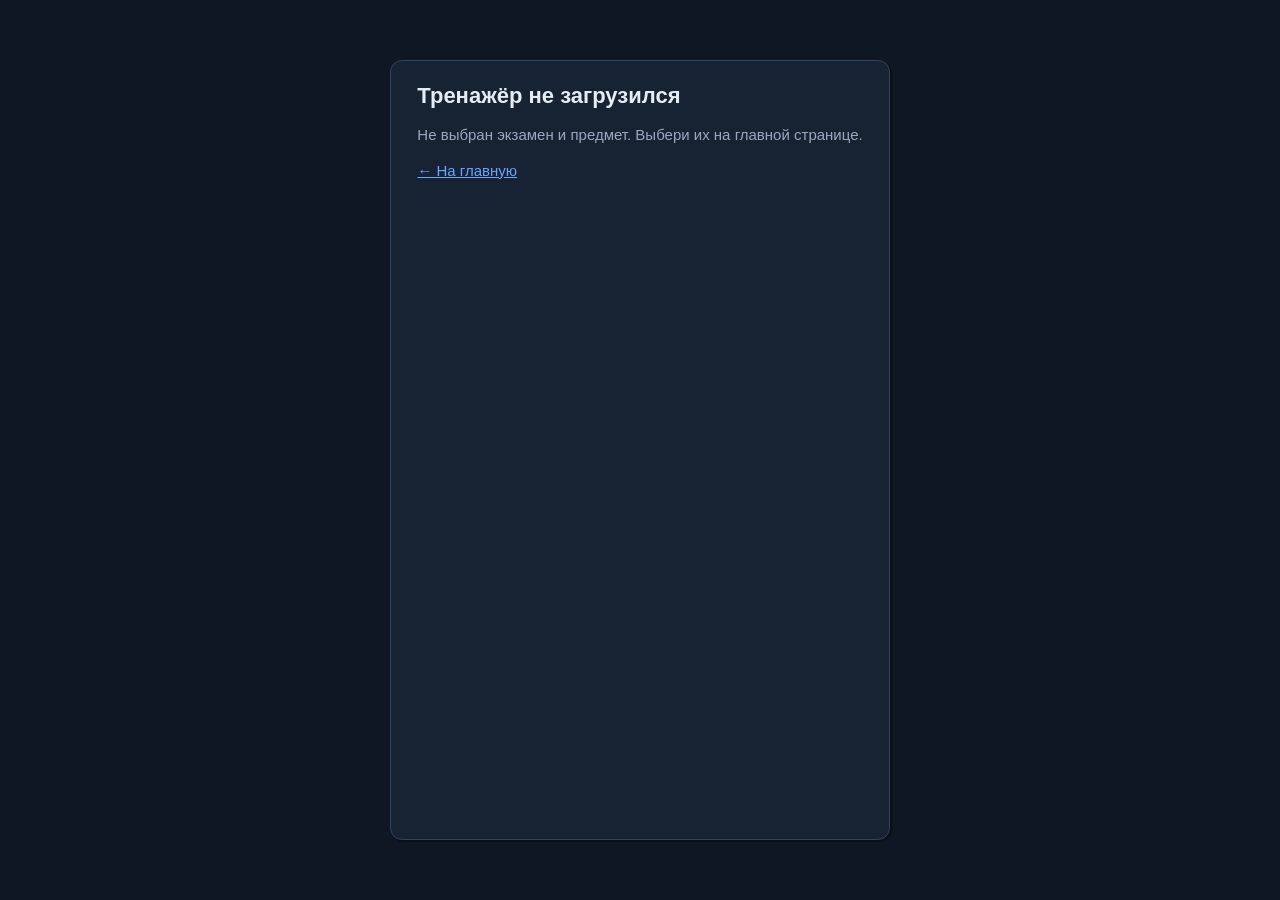
<file: trainer.html>
<!DOCTYPE html>
<html lang="ru" data-theme="dark">
<head>
<meta charset="utf-8">
<meta name="viewport" content="width=device-width, initial-scale=1">
<title>Тренажёр ЕГЭ и ОГЭ</title>
<link rel="icon" href="data:image/svg+xml,%3Csvg xmlns='http://www.w3.org/2000/svg' viewBox='0 0 64 64'%3E%3Crect width='64' height='64' rx='14' fill='%230E3A6E'/%3E%3Ctext x='32' y='45' font-size='38' font-family='Arial' font-weight='700' text-anchor='middle' fill='%23FFD43B'%3E%D0%AD%3C/text%3E%3C/svg%3E">
<script src="js/theme.js?v=202610182020"></script>
<link rel="stylesheet" href="css/style.css?v=202610182020">
</head>
<body class="trainer-page">
<aside id="side">
    <div class="side-top"><a class="back" href="index.html">← Все предметы</a><button class="theme-btn" data-theme-toggle aria-label="Тема оформления"></button></div>
    <div class="brand">
        <div class="logo" id="logo">·</div>
        <div><h1 id="brand-title">Тренажёр</h1><p id="brand-sub">загрузка…</p></div>
    </div>
    <nav class="modes">
        <button id="btn-home">Главная тренажёра</button>
        <button id="btn-train">Тренировка по теме</button>
        <button id="btn-exam">Мини-экзамен</button>
        <button id="btn-review">Повторить ошибки <span class="count zero" id="due-count">0</span></button>
        <button id="btn-book">Задачник с ответами</button>
    </nav>
    <section class="side-map"><h2 class="side-h">Карта тем</h2><div id="topics"></div></section>
    <section class="side-stats"><h2 class="side-h">Мой прогресс</h2>
        <div class="stats"><div>Решено<b id="st-solved">0</b></div><div>Точность<b id="st-acc">—</b></div><div>Серия<b id="st-streak">0</b></div></div>
    </section>
    <details class="howto">
        <summary>Как заниматься: 6 шагов</summary>
        <ol>
            <li>Диагностика: вариант ФИПИ без ИИ, потом разбор ошибок с ИИ.</li>
            <li>Разбор темы: «объясни на примере и задай 5 вопросов».</li>
            <li>Тренировка здесь: сначала сам → подсказка → «Спросить ИИ».</li>
            <li>Проверка оформления по критериям ФИПИ — и проверка самого ИИ.</li>
            <li>Журнал ошибок: тренажёр вернёт задачу через 1, 3, 7, 14 дней.</li>
            <li>Раз в неделю — экзамен на время, без ИИ.</li>
        </ol>
    </details>
    <div class="side-links">
        <span id="side-sources"></span>
        <a href="howto.html">Как заниматься в тренажёре</a>
        <a href="guide.html">Методика и готовые запросы к ИИ</a>
        <button id="btn-reset">Сбросить прогресс по предмету</button>
    </div>
</aside>
<main id="main"><div id="screen"></div></main>
<div id="modal" class="modal hidden">
    <div class="box">
        <h3 id="m-title">Спроси ИИ правильно</h3>
        <p class="sub" id="m-sub"></p>
        <textarea id="m-text" spellcheck="false"></textarea>
        <div class="m-actions">
            <button class="primary" id="m-copy">Скопировать</button>
            <span id="m-ai" class="m-ai"></span>
            <button id="m-close">Закрыть</button>
        </div>
        <p class="m-note">Кнопки Claude, Gemini и DeepSeek сами копируют запрос и открывают чат в новой вкладке — вставь запрос через Ctrl+V. Ответ ИИ тоже проверяй: по учебнику и по материалам ФИПИ.<br>По условиям сервисов: Claude — только с 18 лет; DeepSeek — до 18 лет с согласия родителей; Gemini — с возраста, когда можно самостоятельно вести аккаунт Google, младше — с разрешения родителей.</p>
    </div>
</div>
<script src="js/common.js?v=202610182020"></script>
<script src="js/trainer.js?v=202610182020"></script>
</body>
</html>
</file>
<file: css/style.css>
/* Общий стиль тренажёра: «инженерный чертёж» — тёмно-синие линии, жёлтый маркер; тёмная и светлая темы */
:root {
    --paper: #F7F9FC; --ink: #14213D; --muted: #4F5D78; --line: #B4C3D8; --card: #FFFFFF; --alt: #EEF3FA;
    --blue: #1F5FBF; --red: #D7263D; --green: #2B8A3E; --marker: #FFD43B; --bp: #0E3A6E;
    --ok-bg: #E6F4EA; --bad-bg: #FDE8EB; --hint-bg: #FFF4C2; --hint-ink: #8A6D00;
    --btn: #0E3A6E; --primary: #1F5FBF; --accent-ink: #0E3A6E; --code-bg: #F1F4F9; --fig-bg: #EEF3FA;
    --shadow: rgba(20, 33, 61, 0.08); --overlay: rgba(14, 58, 110, 0.45);
    color-scheme: light;
}
/* Тёмная тема — по умолчанию (атрибут data-theme ставит js/theme.js); рисунки задач остаются на светлой подложке */
:root[data-theme="dark"] {
    --paper: #0F1724; --ink: #E6ECF5; --muted: #9AA9C0; --line: #33445E; --card: #172233; --alt: #1F2D42;
    --blue: #6AA5FF; --red: #FF5C6C; --green: #4CC173; --marker: #FFD43B;
    --ok-bg: #14321E; --bad-bg: #3A1820; --hint-bg: #352E10; --hint-ink: #FFD43B;
    --btn: #2F6FD6; --primary: #2F6FD6; --accent-ink: #8FB8FF; --code-bg: #101A29; --fig-bg: #EEF3FA;
    --shadow: rgba(0, 0, 0, 0.35); --overlay: rgba(5, 10, 20, 0.72);
    color-scheme: dark;
}
* { box-sizing: border-box; }
html, body { margin: 0; min-height: 100%; }
body { font-family: "Segoe UI", Arial, sans-serif; font-size: 15px; color: var(--ink); background: var(--paper); }
button { font: inherit; color: inherit; cursor: pointer; }
button:disabled { opacity: 0.45; cursor: default; }
a { color: var(--blue); }
input[type=text], textarea, select { background: var(--card); color: var(--ink); }
.hidden { display: none !important; }
.mono { font-family: Consolas, "Courier New", monospace; }

/* ---------- Главная страница ---------- */
.home-page { max-width: 1100px; margin: 0 auto; padding: 28px 20px 40px; }
.hero { display: flex; gap: 18px; align-items: center; margin-bottom: 8px; }
.hero .logo { width: 64px; height: 64px; border-radius: 14px; background: var(--btn); color: var(--marker); font-weight: 700; font-size: 26px; display: flex; align-items: center; justify-content: center; flex: none; letter-spacing: -1px; }
.hero h1 { margin: 0; font-size: 30px; line-height: 1.15; }
.hero p { margin: 4px 0 0; color: var(--muted); font-size: 15.5px; }
.lead { color: var(--muted); font-size: 15px; line-height: 1.5; }
.exam-block { margin-top: 26px; }
.exam-block h2 { display: flex; align-items: baseline; gap: 12px; margin: 0 0 14px; font-size: 30px; line-height: 1.15; }
.exam-block h2 small { font-size: 18px; color: var(--muted); font-weight: 500; }
.subjects { display: grid; grid-template-columns: repeat(4, 1fr); gap: 14px; }
.subj { display: flex; flex-direction: column; gap: 8px; text-decoration: none; color: var(--ink); background: var(--card); border: 1px solid var(--line); border-top: 5px solid var(--c); border-radius: 12px; padding: 14px 16px 16px; box-shadow: 2px 2px 0 var(--shadow); transition: transform 0.12s, box-shadow 0.12s; }
.subj:hover { transform: translateY(-2px); box-shadow: 3px 5px 0 var(--shadow); }
.subj .top { display: flex; align-items: center; gap: 10px; }
.subj .letter { width: 38px; height: 38px; border-radius: 9px; background: var(--c); color: #fff; font-weight: 700; font-size: 19px; display: flex; align-items: center; justify-content: center; flex: none; }
.subj b { font-size: 17px; line-height: 1.2; }
.subj .spec { font-size: 12.5px; color: var(--muted); line-height: 1.45; }
.subj .bar { height: 7px; border-radius: 4px; background: var(--alt); overflow: hidden; }
.subj .bar i { display: block; height: 100%; background: var(--c); }
.subj .prog { font-size: 12.5px; color: var(--muted); display: flex; flex-wrap: wrap; justify-content: space-between; gap: 2px 10px; }
.subj .prog .due { color: var(--red); font-weight: 600; }
.subj.missing { opacity: 0.5; pointer-events: none; }
.info-grid { display: grid; grid-template-columns: 2fr 1fr; gap: 14px; margin-top: 28px; }
.panel { background: var(--card); border: 1px solid var(--line); border-radius: 12px; padding: 18px 20px; }
.panel h3 { margin: 0 0 8px; font-size: 17px; }
.panel ol, .panel ul { margin: 6px 0 0; padding-left: 20px; line-height: 1.55; }
.panel .btn { display: inline-block; margin-top: 12px; padding: 9px 16px; border-radius: 8px; background: var(--btn); color: #fff; text-decoration: none; font-weight: 600; }
.foot { margin-top: 26px; font-size: 12.5px; color: var(--muted); line-height: 1.5; }

/* ---------- Тренажёр: боковая панель ---------- */
.trainer-page { display: flex; min-height: 100vh; }
#side { width: 300px; flex: none; background: var(--card); border-right: 1px solid var(--line); padding: 16px 18px 24px; display: flex; flex-direction: column; gap: 15px; }
/* Ссылки «назад» — в стиле кнопок меню тренажёра; высота как у квадратика темы */
.back { display: inline-flex; align-items: center; box-sizing: border-box; height: 36px; padding: 0 12px; border: 1px solid var(--line); border-radius: 8px; background: var(--alt); color: var(--ink); font-weight: 600; font-size: 14px; text-decoration: none; white-space: nowrap; }
.back:hover { border-color: var(--blue); }
.brand { display: flex; gap: 12px; align-items: center; }
.brand .logo { width: 44px; height: 44px; border-radius: 10px; background: var(--c, var(--btn)); color: #fff; font-weight: 700; font-size: 22px; display: flex; align-items: center; justify-content: center; flex: none; }
.brand h1 { font-size: 17px; margin: 0; line-height: 1.2; }
.brand p { margin: 2px 0 0; color: var(--muted); font-size: 12.5px; }
.modes { display: flex; flex-direction: column; gap: 7px; }
.modes button { text-align: left; padding: 9px 12px; border: 1px solid var(--line); border-radius: 8px; background: var(--alt); font-weight: 600; font-size: 14px; }
.modes button:hover:not(:disabled) { border-color: var(--blue); }
.modes .count { float: right; background: var(--red); color: #fff; border-radius: 10px; padding: 0 7px; font-size: 12px; line-height: 20px; }
.modes .count.zero { background: var(--line); }
.side-h { font-size: 11px; letter-spacing: 1.5px; text-transform: uppercase; color: var(--muted); margin: 0 0 8px; }
.topic { display: grid; grid-template-columns: 1fr auto; gap: 2px 8px; width: 100%; text-align: left; padding: 7px 8px; border: 1px solid transparent; border-radius: 8px; background: none; }
.topic:hover { background: var(--alt); border-color: var(--line); }
.topic .name { font-weight: 600; font-size: 13.5px; }
.topic .num { font-family: Consolas, monospace; font-size: 12.5px; color: var(--muted); }
.topic .bar { grid-column: 1 / 3; height: 6px; border-radius: 3px; background: var(--alt); overflow: hidden; }
.topic .bar i { display: block; height: 100%; background: var(--c); }
.topic .acc { grid-column: 1 / 3; font-size: 11.5px; color: var(--muted); }
.stats { display: grid; grid-template-columns: repeat(3, 1fr); gap: 6px; }
.stats div { background: var(--alt); border-radius: 8px; padding: 8px; text-align: center; font-size: 11.5px; color: var(--muted); }
.stats b { display: block; font-size: 16px; color: var(--ink); margin-top: 2px; }
.howto { font-size: 12.5px; color: var(--muted); }
.howto summary { cursor: pointer; font-weight: 600; color: var(--ink); }
.howto ol { padding-left: 18px; margin: 8px 0 0; }
.howto li { margin-bottom: 4px; }
.side-links { margin-top: auto; display: flex; flex-direction: column; gap: 6px; font-size: 12.5px; }
.side-links button { background: none; border: 0; padding: 0; text-align: left; color: var(--muted); text-decoration: underline; font-size: 12.5px; }

/* ---------- Тренажёр: основная область ---------- */
#main { flex: 1; padding: 26px 32px; overflow: auto; min-width: 0; }
.card { background: var(--card); border: 1px solid var(--line); border-radius: 12px; padding: 22px 26px; max-width: 920px; box-shadow: 2px 2px 0 var(--shadow); }
.card h2 { margin: 0 0 10px; font-size: 22px; }
.home-grid { display: grid; grid-template-columns: 1fr 1fr; gap: 12px; }
.big { text-align: left; padding: 14px 16px; border: 1px solid var(--line); border-radius: 10px; background: var(--alt); font-weight: 700; font-size: 15px; }
.big small { display: block; font-weight: 400; color: var(--muted); margin-top: 4px; font-size: 13px; }
.big:hover:not(:disabled) { border-color: var(--blue); background: var(--card); }
.note { margin: 16px 0 0; padding: 10px 14px; background: var(--hint-bg); border-left: 4px solid var(--marker); font-size: 14px; border-radius: 0 8px 8px 0; line-height: 1.45; }
.picker { display: grid; grid-template-columns: repeat(3, 1fr); gap: 12px; }
.picker button { padding: 14px; border: 1px solid var(--line); border-radius: 10px; background: var(--card); text-align: left; border-top: 4px solid var(--c); }
.picker button b { display: block; font-size: 15px; }
.picker button span { color: var(--muted); font-size: 12.5px; }
.picker button:hover { background: var(--alt); }

/* Задача */
.meta { display: flex; gap: 8px; align-items: center; flex-wrap: wrap; margin-bottom: 14px; }
.chip { background: var(--c, var(--ink)); color: #fff; border-radius: 6px; padding: 2px 9px; font-size: 12px; font-weight: 600; }
.chip.ghost { background: var(--alt); color: var(--muted); border: 1px solid var(--line); font-weight: 500; }
.counter { margin-left: auto; font-family: Consolas, monospace; color: var(--muted); font-size: 13px; }
.counter b { color: var(--red); }
.task .text { font-size: 17px; line-height: 1.55; margin: 0 0 12px; white-space: pre-wrap; }
pre.code { background: var(--code-bg); border: 1px solid var(--line); border-radius: 8px; padding: 12px 14px; margin: 0 0 14px; font-family: Consolas, "Courier New", monospace; font-size: 14.5px; line-height: 1.45; overflow-x: auto; white-space: pre; tab-size: 4; }
.figure { background: var(--fig-bg); border: 1px solid var(--line); border-radius: 8px; padding: 10px; margin: 0 0 14px; max-width: 440px; }
.figure svg { width: 100%; height: auto; display: block; }
.answer { margin-bottom: 14px; }
.num { display: inline-flex; align-items: center; gap: 10px; }
.num input { width: 220px; padding: 9px 12px; font: inherit; font-size: 18px; border: 2px solid var(--line); border-radius: 8px; }
.num input:focus { outline: none; border-color: var(--blue); }
.num .unit { font-size: 16px; color: var(--muted); }
.fmt { font-size: 12px; color: var(--muted); margin-top: 6px; }
.opt { display: flex; gap: 10px; align-items: flex-start; padding: 8px 10px; border: 1px solid var(--line); border-radius: 8px; margin-bottom: 6px; cursor: pointer; max-width: 680px; line-height: 1.4; }
.opt input { margin-top: 3px; }
.opt:hover { background: var(--alt); }
.match { border-collapse: collapse; }
.match td { padding: 6px 12px 6px 0; vertical-align: top; line-height: 1.4; }
.match select { font: inherit; padding: 6px 8px; border: 1px solid var(--line); border-radius: 6px; }
.right-col { color: var(--muted); font-size: 14px; margin: 6px 0 0; line-height: 1.5; }
ol.right-list { color: var(--ink); font-size: 14.5px; margin: 10px 0 0; padding-left: 0; list-style: none; line-height: 1.5; max-width: 760px; }
ol.right-list li { padding: 3px 0; border-bottom: 1px dashed var(--alt); }
textarea { width: 100%; max-width: 720px; min-height: 120px; font: inherit; padding: 10px; border: 2px solid var(--line); border-radius: 8px; line-height: 1.45; }
.actions { display: flex; gap: 8px; flex-wrap: wrap; align-items: center; }
.actions button { padding: 9px 16px; border-radius: 8px; border: 1px solid var(--line); background: var(--card); font-weight: 600; }
.actions .primary { background: var(--primary); color: #fff; border-color: var(--primary); }
/* «Дальше →» — следующий шаг после ответа: выделена рамкой и цветом */
.actions .next { border: 2px solid var(--accent-ink); color: var(--accent-ink); padding: 8px 15px; }
.actions .ghost { color: var(--muted); }
.feedback { margin-top: 14px; padding: 10px 14px; border-radius: 8px; font-size: 15px; line-height: 1.45; }
.feedback.ok { background: var(--ok-bg); border-left: 4px solid var(--green); }
.feedback.bad { background: var(--bad-bg); border-left: 4px solid var(--red); }
.hints { margin-top: 10px; display: flex; flex-direction: column; gap: 6px; }
.hint { padding: 8px 12px; background: var(--hint-bg); border-radius: 8px; font-size: 14px; line-height: 1.45; white-space: pre-wrap; }
.hint b { color: var(--hint-ink); font-size: 12px; letter-spacing: 1px; }
.solution { margin-top: 14px; padding: 12px 14px; background: var(--alt); border-radius: 8px; font-size: 14.5px; line-height: 1.55; white-space: pre-wrap; }
.solution h4, .criteria h4 { margin: 0 0 6px; font-size: 13px; letter-spacing: 1px; text-transform: uppercase; color: var(--muted); white-space: normal; }
.solution .ans { display: block; margin-top: 8px; font-weight: 600; }
.criteria { margin-top: 14px; padding: 12px 14px; border: 1px dashed var(--line); border-radius: 8px; font-size: 14px; }
.criteria label { display: flex; gap: 8px; align-items: flex-start; margin: 4px 0; cursor: pointer; line-height: 1.4; }
.criteria button { margin-top: 6px; padding: 6px 12px; border-radius: 8px; border: 1px solid var(--line); background: var(--card); font-weight: 600; }
.criteria .saved { color: var(--green); font-weight: 600; margin-left: 10px; }

/* Итоги экзамена */
.score { display: flex; gap: 20px; align-items: baseline; margin: 6px 0 14px; flex-wrap: wrap; }
.score .big-num { font-size: 44px; font-weight: 700; color: var(--blue); }
.score .sub { color: var(--muted); }
table.res { border-collapse: collapse; width: 100%; max-width: 600px; margin-bottom: 14px; }
table.res th, table.res td { text-align: left; padding: 6px 10px; border-bottom: 1px solid var(--line); font-size: 14px; }
table.res th { font-size: 11.5px; letter-spacing: 1px; text-transform: uppercase; color: var(--muted); }
.bar-sm { display: inline-block; width: 120px; height: 8px; background: var(--alt); border-radius: 4px; vertical-align: middle; overflow: hidden; }
.bar-sm i { display: block; height: 100%; background: var(--c); }
.wrong-list { display: flex; flex-direction: column; gap: 6px; margin-bottom: 14px; }
.wrong-list button { text-align: left; padding: 8px 12px; border: 1px solid var(--line); border-radius: 8px; background: var(--card); line-height: 1.4; }
.wrong-list button span { color: var(--red); font-weight: 600; margin-right: 8px; font-family: Consolas, monospace; }

/* Задачник: все задачи списком */
.book-topic { margin: 22px 0 8px; padding-bottom: 4px; border-bottom: 3px solid var(--c); font-size: 18px; }
.book-task { border: 1px solid var(--line); border-radius: 10px; padding: 12px 16px; margin-bottom: 10px; background: var(--card); }
.book-task .head { display: flex; gap: 8px; align-items: center; flex-wrap: wrap; margin-bottom: 6px; font-size: 12.5px; color: var(--muted); }
.book-task .head b { color: var(--ink); font-family: Consolas, monospace; font-size: 13.5px; }
.book-task .text { font-size: 15px; white-space: pre-wrap; line-height: 1.5; margin: 0 0 8px; }
.book-task ol.opts { margin: 0 0 8px; padding-left: 22px; line-height: 1.45; }
.book-task details summary { cursor: pointer; color: var(--blue); font-weight: 600; font-size: 14px; }
.book-task details .solution { margin-top: 8px; }
.book-task .open { margin-left: auto; padding: 3px 10px; border: 1px solid var(--line); border-radius: 6px; background: var(--alt); font-size: 12.5px; }

/* Окно «Спросить ИИ» */
.modal { position: fixed; inset: 0; background: var(--overlay); display: flex; align-items: center; justify-content: center; padding: 20px; z-index: 10; }
.modal .box { background: var(--card); border-radius: 12px; padding: 22px 24px; width: 740px; max-width: 100%; max-height: 100%; overflow: auto; box-shadow: 0 10px 40px rgba(0, 0, 0, 0.25); }
.modal h3 { margin: 0 0 4px; font-size: 20px; }
.modal .sub { margin: 0 0 12px; color: var(--muted); font-size: 14px; }
.modal textarea { min-height: 220px; max-width: none; font-size: 14px; }
.m-actions { display: flex; gap: 8px; margin-top: 10px; flex-wrap: nowrap; }
.m-actions button, .m-actions a { padding: 9px 14px; white-space: nowrap; border-radius: 8px; border: 1px solid var(--line); background: var(--card); font-weight: 600; text-decoration: none; color: var(--ink); font-size: 15px; }
.m-actions .primary { background: var(--btn); color: #fff; border-color: var(--btn); }
.m-ai { display: contents; }
#m-close { margin-left: auto; }
.m-note { margin: 12px 0 0; font-size: 13px; color: var(--muted); }
.error-box { max-width: 640px; margin: 60px auto; }

/* ---------- Методика ---------- */
.guide-page { max-width: 880px; margin: 0 auto; padding: 24px 20px 48px; line-height: 1.6; }
.guide-page h1 { font-size: 28px; margin: 10px 0 6px; line-height: 1.2; }
.guide-page h2 { font-size: 21px; margin: 30px 0 8px; padding-bottom: 4px; border-bottom: 2px solid var(--line); }
.guide-page h3 { font-size: 17px; margin: 20px 0 6px; }
.guide-page table { border-collapse: collapse; width: 100%; margin: 8px 0 14px; font-size: 14px; background: var(--card); }
.guide-page th, .guide-page td { border: 1px solid var(--line); padding: 6px 10px; text-align: left; vertical-align: top; }
.guide-page th { background: var(--alt); }
.prompt { position: relative; background: var(--code-bg); border: 1px solid var(--line); border-left: 4px solid var(--btn); border-radius: 8px; padding: 12px 120px 12px 14px; margin: 8px 0 14px; white-space: pre-wrap; font-size: 14px; line-height: 1.5; }
.prompt .copy { position: absolute; top: 8px; right: 8px; padding: 3px 10px; font-size: 12px; border: 1px solid var(--line); border-radius: 6px; background: var(--card); }
.step { display: grid; grid-template-columns: 40px 1fr; gap: 12px; margin: 14px 0; }
.step .n { width: 36px; height: 36px; border-radius: 50%; background: var(--btn); color: var(--marker); font-weight: 700; display: flex; align-items: center; justify-content: center; }
.step h3 { margin: 4px 0 4px; }
.warn { padding: 10px 14px; background: var(--bad-bg); border-left: 4px solid var(--red); border-radius: 0 8px 8px 0; margin: 12px 0; }

@media (max-width: 960px) {
    .subjects { grid-template-columns: repeat(2, 1fr); }
    .info-grid { grid-template-columns: 1fr; }
}
@media (max-width: 760px) {
    .trainer-page { flex-direction: column; }
    #side { width: auto; border-right: 0; border-bottom: 1px solid var(--line); padding: 12px 14px; gap: 10px; }
    .modes { flex-direction: row; flex-wrap: wrap; gap: 6px; }
    .modes button { padding: 6px 10px; font-size: 13px; }
    .modes .count { float: none; margin-left: 6px; }
    .side-map, .side-stats, .howto { display: none; }
    .side-links { flex-direction: row; flex-wrap: wrap; gap: 14px; }
    #main { padding: 16px; }
    .card { padding: 16px; }
    .home-grid, .picker { grid-template-columns: 1fr; }
    .counter { margin-left: 0; width: 100%; }
    .num input { width: 160px; }
    .prompt { padding: 40px 12px 12px; }
}
@media (max-width: 520px) {
    .subjects { grid-template-columns: 1fr; }
    .hero h1 { font-size: 24px; }
}
@media print {
    #side, .actions, .modal { display: none !important; }
    .book-task { break-inside: avoid; }
    .book-task details { display: block; }
}

/* ---------- Кнопка «Как заниматься» в шапке главной ---------- */
.hero > div { flex: 1 1 220px; min-width: 0; }
.hero-btn { margin-left: auto; flex: none; padding: 12px 20px; line-height: 22px; box-sizing: border-box; height: 46px; border-radius: 10px; background: var(--btn); color: #fff; text-decoration: none; font-weight: 700; font-size: 16px; box-shadow: 2px 2px 0 var(--shadow); }
.hero-btn:hover { filter: brightness(1.15); }

/* ---------- Страница «Как заниматься» ---------- */
.chips { display: flex; flex-wrap: wrap; gap: 6px; margin: 14px 0 6px; }
.chips a { padding: 4px 10px; border: 1px solid var(--line); border-radius: 14px; background: var(--card); font-size: 13px; text-decoration: none; color: var(--ink); }
.chips a:hover { border-color: var(--blue); color: var(--blue); }
.manual-page h2 { scroll-margin-top: 12px; }
.shot { display: block; max-width: 100%; height: auto; margin: 10px 0 18px; border: 1px solid var(--line); border-radius: 10px; box-shadow: 2px 3px 0 var(--shadow); }
.shot.phone { width: 300px; }
.manual-page code { background: var(--alt); padding: 1px 5px; border-radius: 4px; font-size: 14px; }

@media (max-width: 700px) {
    .hero { flex-wrap: wrap; }
    .hero-btn { margin-left: 0; }
}

/* ---------- Переключатель темы ---------- */
/* Переключатель темы — квадратик той темы, которую включит: светлый с солнцем или тёмный с луной (цвета не зависят от темы) */
.theme-btn { flex: none; width: 36px; height: 36px; padding: 0; display: inline-flex; align-items: center; justify-content: center; border-radius: 8px; cursor: pointer; box-shadow: 2px 2px 0 var(--shadow); }
.theme-btn svg { width: 20px; height: 20px; display: block; }
.theme-btn.to-light { background: #F7F9FC; border: 1px solid #B4C3D8; }
.theme-btn.to-dark { background: #0F1724; border: 1px solid #33445E; }
.theme-btn:hover { filter: brightness(1.08); }
/* в шапке главной — той же высоты, что «Как заниматься» */
.hero .theme-btn { width: 46px; height: 46px; border-radius: 10px; }
.hero .theme-btn svg { width: 24px; height: 24px; }
.side-top { display: flex; justify-content: space-between; align-items: center; gap: 8px; }
.side-top .back { flex: 1; }
.top-links { display: flex; gap: 8px; flex-wrap: wrap; }
.page-top { display: flex; justify-content: space-between; align-items: center; gap: 8px; flex-wrap: wrap; }

/* ---------- Внешние базы заданий ---------- */
.sources { display: grid; grid-template-columns: repeat(4, 1fr); gap: 8px; margin-top: 10px; }
.sources a { display: block; padding: 8px 10px; border: 1px solid var(--line); border-left: 4px solid var(--c, var(--blue)); border-radius: 8px; background: var(--alt); text-decoration: none; color: var(--ink); font-size: 13.5px; line-height: 1.35; }
.sources a small { display: block; color: var(--muted); font-size: 12px; }
.sources a:hover { border-color: var(--blue); }
@media (min-width: 961px) {
    .sources a.extra { grid-column: var(--col); }
}
.more-tasks { margin-top: 12px; font-size: 13.5px; color: var(--muted); }
.more-tasks a { font-weight: 600; margin-right: 6px; }
.big .src-links { display: flex; flex-wrap: wrap; gap: 6px 12px; margin-top: 6px; font-weight: 600; font-size: 13.5px; }
@media (max-width: 960px) {
    .sources { grid-template-columns: repeat(2, 1fr); }
}
@media (max-width: 520px) {
    .sources { grid-template-columns: 1fr; }
}
@media (max-width: 700px) {
    .hero .hero-btn { flex: 1 1 140px; margin-left: 0; text-align: center; }
    .hero .theme-btn { flex: none; }
}

/* Примеры-снимки в теме сайта: в тёмной видны тёмные, в светлой — светлые */
:root[data-theme="dark"] .only-light, :root[data-theme="light"] .only-dark { display: none !important; }
@media (max-width: 600px) {
    .m-actions { flex-wrap: wrap; }
}

/* Статистика внизу главной — мелким шрифтом */
.stats-line { margin: 22px 0 0; font-size: 11.5px; line-height: 1.6; color: var(--muted); }
</file>
